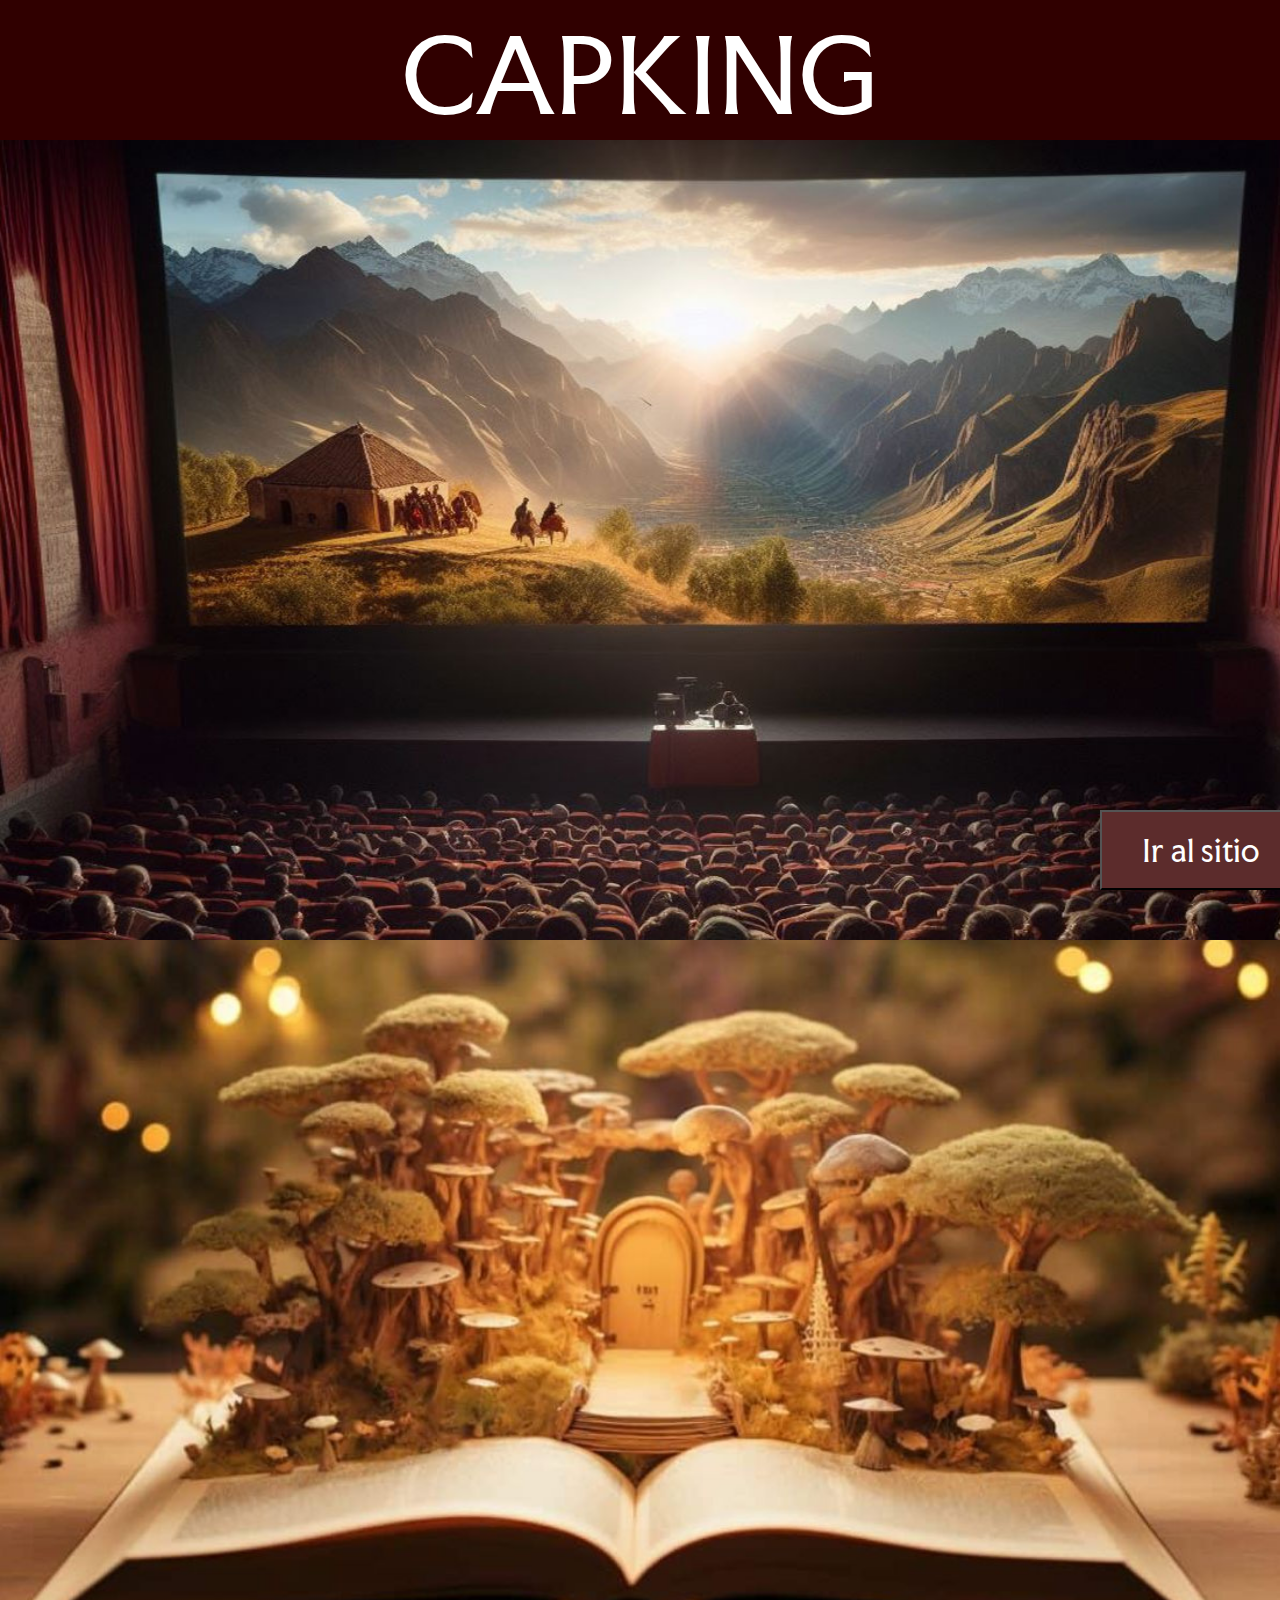
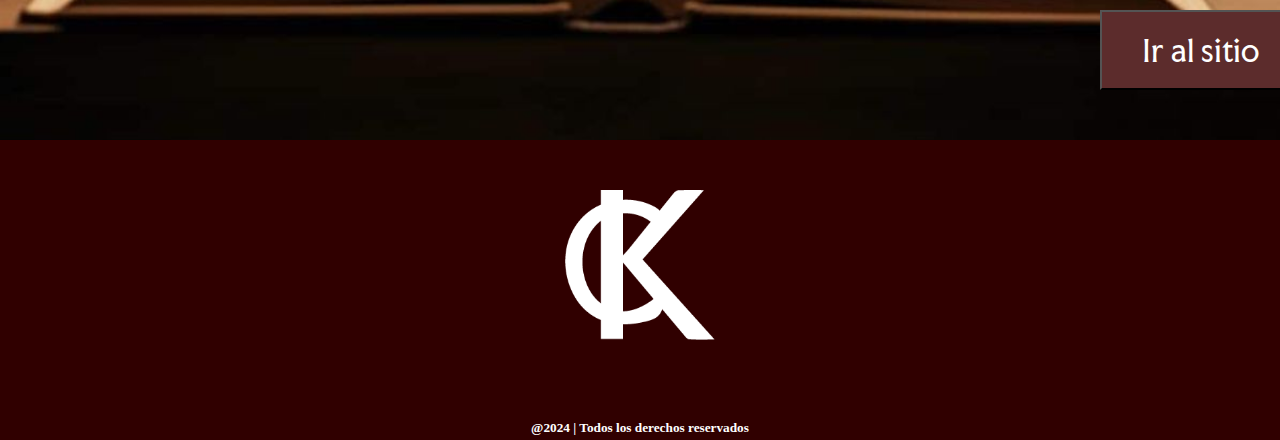
<file: index.html>
<!DOCTYPE html>
<html lang="es">
<head>
    <meta charset="UTF-8">
    <meta name="viewport" content="width=device-width, initial-scale=1.0">
    <title>CAPIMEGA</title>
    <link rel="stylesheet" type="text/css" href="estilosp.css">

    <link rel="preconnect" href="https://fonts.googleapis.com">
    <link rel="preconnect" href="https://fonts.gstatic.com" crossorigin>
    <link href="https://fonts.googleapis.com/css2?family=Faculty+Glyphic&display=swap" rel="stylesheet">

</head>
<body style="background-color: rgb(66, 36, 36); margin: 0;">
<center>
    <div style="width: 100%; height: 130px; background-color:rgb(48, 0, 0); position: fixed; top: 0; padding-top: 10px; z-index: 100;">
    <div><div class="faculty-glyphic-regular" style="color: white; font-size: 100px;">CAPKING</div></div>
    </div>

    <div style="margin-top: 140px; width: 100%; height: 800px;">
    <div class="imagen "></div>
    <div style="position: relative; top: -130px; padding-left: 1100px;"><a href="Cine.html"><button class="botonn">Ir al sitio</button></div></a>
    </div>
    <div style=" width: 100%; height: 800px;">
    <div class="imagen2"></div>
    <div style="position: relative; top: -130px; padding-left: 1100px;"><a href="PagRelatos.html"><button class="botonn">Ir al sitio</button></div></a>
    </div>
</div>
</center>
    
</body>
<footer style="background-color: rgb(48, 0, 0); height: 300px; z-index: 500;">
    <div style="margin-top: 90px; display: inline;">
        <center><a href="#"><img style="width: 150px; height: 150px; padding-top: 50px;" src="recursosp/CK.png"></a></center>
        <br><br><br>
        <center><h5 style="color: white;">@2024 | Todos los derechos reservados</h5></center>
    </div>
</footer>

</html>
</file>
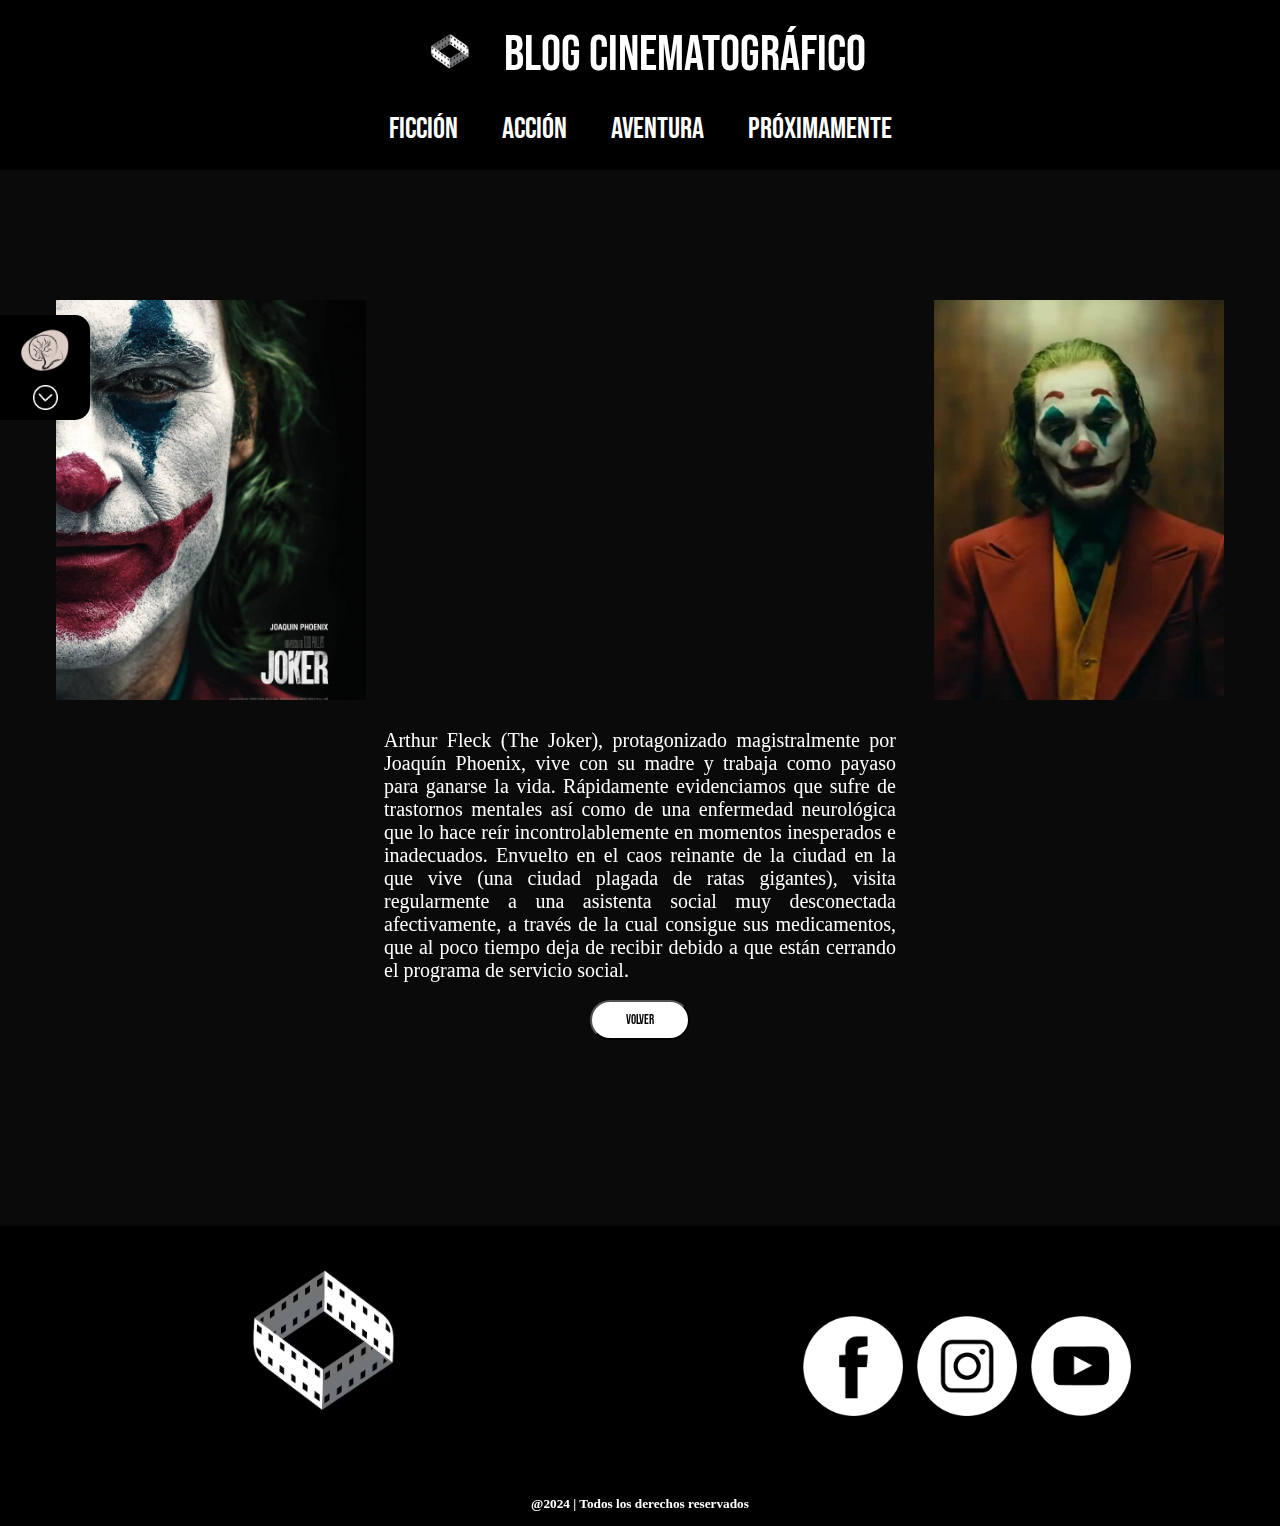
<file: index1.html>
<!DOCTYPE html>
<html lang="es">
<head>
    <meta charset="UTF-8">
    <meta name="viewport" content="width=device-width, initial-scale=1.0">
    <title>Joker</title>
    <link rel="stylesheet" type="text/css" href="estilos2.css">

    <link rel="preconnect" href="https://fonts.googleapis.com">
    <link rel="preconnect" href="https://fonts.gstatic.com" crossorigin>
    <link href="https://fonts.googleapis.com/css2?family=Bebas+Neue&display=swap" rel="stylesheet">

    <link rel="preconnect" href="https://fonts.googleapis.com">
    <link rel="preconnect" href="https://fonts.gstatic.com" crossorigin>
    <link href="https://fonts.googleapis.com/css2?family=Archivo+Narrow:ital,wght@0,400..700;1,400..700&family=Assistant:wght@200..800&family=Bebas+Neue&family=Chicle&family=Exo+2:ital,wght@0,100..900;1,100..900&family=Josefin+Sans:ital,wght@0,100..700;1,100..700&family=Source+Code+Pro:ital,wght@0,200..900;1,200..900&family=Unkempt:wght@400;700&display=swap" rel="stylesheet">

</head>
<body style="background-color: rgb(10, 10, 10); margin: 0%;">
        <center>
        
            <div style="width: 100%; height: 150px; background-color:rgb(0, 0, 0); position: fixed; top: 0; padding-top: 20px; z-index: 100;">
                <a href="Cine.html"><img style="width: 40px; padding-left: 15px;" src="recursos/logo cine.png" alt="" class="menu inline"></a>
                <div class="titulo textos bebas-neue-regular inline" style="padding-top: 5px;">Blog Cinematográfico</div>
                <p></p>
                <div class="menu bebas-neue-regular"><a style="text-decoration: none;" href="Cine.html #ficcion" class="menu">Ficción</a></div>
                <div class="menu bebas-neue-regular"><a style="text-decoration: none;" href="Cine.html #accion" class="menu">Acción</a></div>
                <div class="menu bebas-neue-regular"><a style="text-decoration: none;" href="Cine.html #aventura" class="menu">Aventura</a></div>
                <div class="menu bebas-neue-regular"><a style="text-decoration: none;" href="Cine.html #proximo" class="menu">Próximamente</a></div>
            </div>
        </center>
<center>
        <div class="botonconek"><a href="PagRelatos.html"><img src="lp/Logorelatos.png"  style="width: 50px;"></a> <img src="lp/flecha.png" style="width: 25px; display: block; rotate: 180deg;" onclick="mostrarcate()">
            <div style="display: none; width: 40%;" class="inline" id="contenido2"><div class="bebas-neue-regular"><a href="Landing28.html" style="text-decoration: none;"><p class="letra">28</p></a><a href="Landingcantuña.html" style="text-decoration: none;"><p class="letra">Ca</p></a><a href="Landingdama.html" style="text-decoration: none;"><p class="letra">Da</p></a></div></div>
        </div>
    </center>
<div style="padding-top: 300px;" >
    <center>
    <div class="imagen inline" style="padding-left: 20px;"></div>
    <iframe width="560" height="400" src="https://www.youtube.com/embed/t433PEQGErc?si=HhQV5RA4FBJcYjx5" title="YouTube video player" frameborder="0" allow="accelerometer; autoplay; clipboard-write; encrypted-media; gyroscope; picture-in-picture; web-share" referrerpolicy="strict-origin-when-cross-origin" allowfullscreen></iframe>
    <a href="#1"><div class="imagensecu inline" style="background-position: center; background-position-x: -150px; background-repeat: no-repeat;"></div></a>
<article class="lightbox" id="1">
    <div class="imagensecu inline" style="background-position: center; background-repeat: no-repeat; width: 50%; height: 50%;"></div>
    <a href="#"><input type="button" class="cerrar" value="X"></a>
    </article>
    </center>
</div>
<center>
<div>
    <div class="unkempt-regular parrafo" style="color: white;">Arthur Fleck (The Joker), protagonizado magistralmente por Joaquín Phoenix, vive con su madre y trabaja como payaso para ganarse la vida. Rápidamente evidenciamos que sufre de trastornos mentales así como de una enfermedad neurológica que lo hace reír incontrolablemente en momentos inesperados e inadecuados. Envuelto en el caos reinante de la ciudad en la que vive (una ciudad plagada de ratas gigantes), visita regularmente a una asistenta social muy desconectada afectivamente, a través de la cual consigue sus medicamentos, que al poco tiempo deja de recibir debido a que están cerrando el programa de servicio social.</div>
</div>
<br>
<a href="Cine.html"><button class="boton bebas-neue-regular" >Volver</button></a>
<br><br><br>

</center>
    <div style="height: 150px;"></div>
</body>
<script src="anaid.js"></script>
<center>
<footer style="background-color: black; height: 300px;">
    <div style="margin-top: 90px; display: inline;">
        <a href="#"><img style="width: 150px; height: 150px; padding-left: 100px;" src="recursos/logo cine.png"></a>
        <div style="display: inline; padding-left: 400px;">
            <a href="https://www.facebook.com/fanaticosdelcine/" target="_blank"><div style="display: inline-block; margin-top: 90px;"><img style="width: 100px; height: 100px;" src="lp/facebookk.png"></div></a>
            <a href="https://www.instagram.com/cinefilosoficial/" target="_blank"><div style="display: inline-block;"><img style="width: 100px; height: 100px; padding-left: 10px;" src="lp/instaa.png"></div></a>
            <a href="https://www.youtube.com/@Fanaticosdelcine/videos" target="_blank"><div style="display: inline-block;"><img style="width: 100px; height: 100px; padding-left: 10px;" src="lp/yutubb.png"></div></a>
        </div>
        <br><br><br><br>
        <center><h5 style="color: white;">@2024 | Todos los derechos reservados</h5></center>
    </div>
</footer>
</center>

</html>
</file>
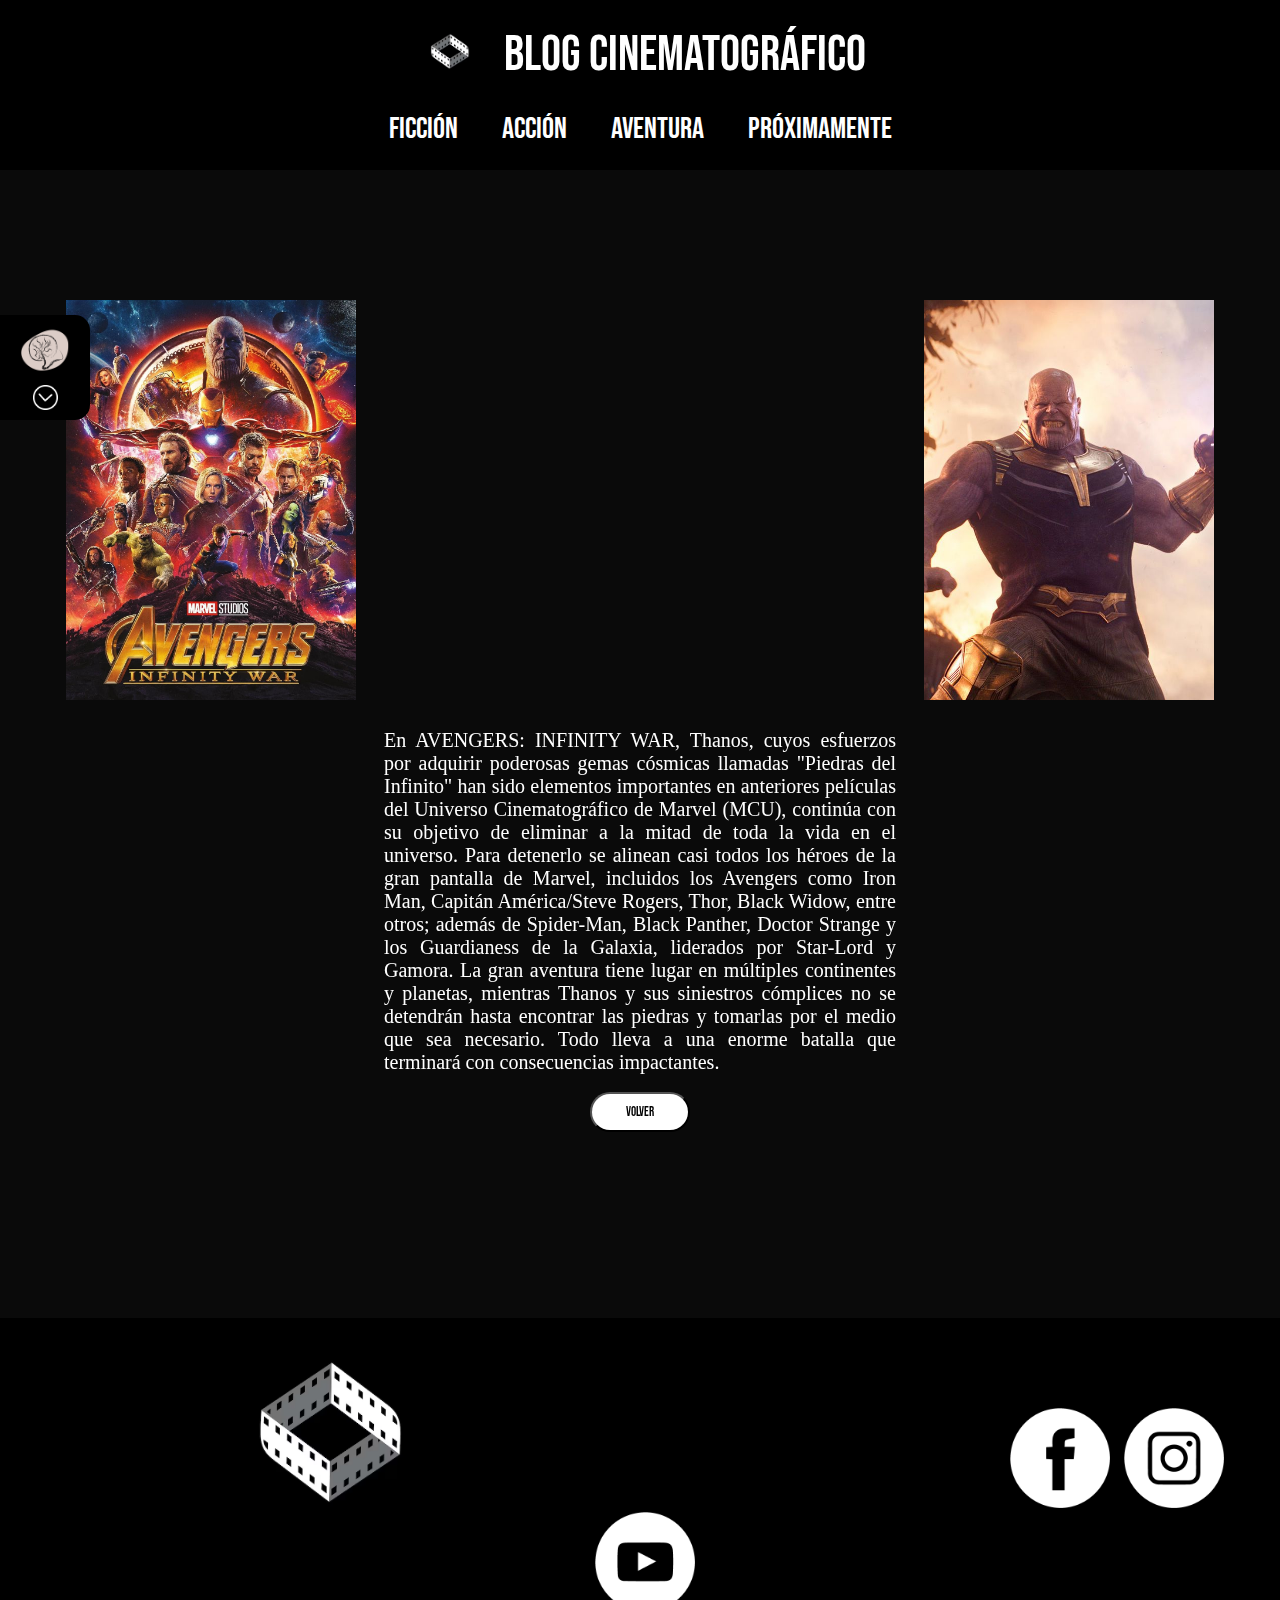
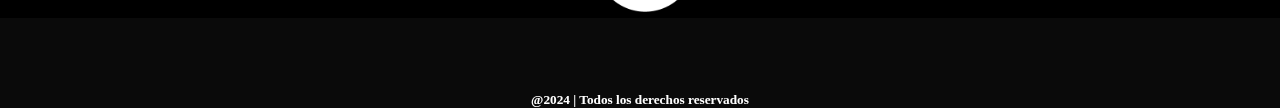
<file: index2.html>
<!DOCTYPE html>
<html lang="es">
<head>
    <meta charset="UTF-8">
    <meta name="viewport" content="width=device-width, initial-scale=1.0">
    <title>Avengers: Infinity War</title>
    <link rel="stylesheet" type="text/css" href="estilos2.css">

    <link rel="preconnect" href="https://fonts.googleapis.com">
    <link rel="preconnect" href="https://fonts.gstatic.com" crossorigin>
    <link href="https://fonts.googleapis.com/css2?family=Bebas+Neue&display=swap" rel="stylesheet">

    <link rel="preconnect" href="https://fonts.googleapis.com">
    <link rel="preconnect" href="https://fonts.gstatic.com" crossorigin>
    <link href="https://fonts.googleapis.com/css2?family=Archivo+Narrow:ital,wght@0,400..700;1,400..700&family=Assistant:wght@200..800&family=Bebas+Neue&family=Chicle&family=Exo+2:ital,wght@0,100..900;1,100..900&family=Josefin+Sans:ital,wght@0,100..700;1,100..700&family=Source+Code+Pro:ital,wght@0,200..900;1,200..900&family=Unkempt:wght@400;700&display=swap" rel="stylesheet">

</head>
<body style="background-color: rgb(10, 10, 10); margin: 0%;">
    <center>
        
        <div style="width: 100%; height: 150px; background-color:rgb(0, 0, 0); position: fixed; top: 0; padding-top: 20px; z-index: 100;">
            <a href="Cine.html"><img style="width: 40px; padding-left: 15px;" src="recursos/logo cine.png" alt="" class="menu inline"></a>
            <div class="titulo textos bebas-neue-regular inline" style="padding-top: 5px;">Blog Cinematográfico</div>
            <p></p>
            <div class="menu bebas-neue-regular"><a style="text-decoration: none;" href="Cine.html #ficcion" class="menu">Ficción</a></div>
            <div class="menu bebas-neue-regular"><a style="text-decoration: none;" href="Cine.html #accion" class="menu">Acción</a></div>
            <div class="menu bebas-neue-regular"><a style="text-decoration: none;" href="Cine.html #aventura" class="menu">Aventura</a></div>
            <div class="menu bebas-neue-regular"><a style="text-decoration: none;" href="Cine.html #proximo" class="menu">Próximamente</a></div>
        </div>
    </center>

    <center>
        <div class="botonconek"><a href="PagRelatos.html"><img src="lp/Logorelatos.png"  style="width: 50px;"></a> <img src="lp/flecha.png" style="width: 25px; display: block; rotate: 180deg;" onclick="mostrarcate()">
            <div style="display: none; width: 40%;" class="inline" id="contenido2"><div class="bebas-neue-regular"><a href="Landing28.html" style="text-decoration: none;"><p class="letra">28</p></a><a href="Landingcantuña.html" style="text-decoration: none;"><p class="letra">Ca</p></a><a href="Landingdama.html" style="text-decoration: none;"><p class="letra">Da</p></a></div></div>
        </div>
    </center>

<div style="padding-top: 300px;" >
<center>
<div class="imagen1 inline"></div>
<iframe width="560" height="400" src="https://www.youtube.com/embed/6ZfuNTqbHE8?si=8Yyyq8_C5dW0H8-5" title="YouTube video player" frameborder="0" allow="accelerometer; autoplay; clipboard-write; encrypted-media; gyroscope; picture-in-picture; web-share" referrerpolicy="strict-origin-when-cross-origin" allowfullscreen></iframe>
<a href="#1"><div class="imagen1secu inline" style="background-position: center; background-position-x: -150px; background-repeat: no-repeat;"></div></a>
<article class="lightbox" id="1">
    <div class="imagen1secu inline" style="background-position: center; background-position-x: -150px; background-repeat: no-repeat;  width: 50%; height: 50%;"></div>
    <a href="#"><input type="button" class="cerrar" value="X"></a>
    </article>
</center>
</div>
<center>
<div>
<div class="unkempt-regular parrafo" style="color: white;">En AVENGERS: INFINITY WAR, Thanos, cuyos esfuerzos por adquirir poderosas gemas cósmicas llamadas "Piedras del Infinito" han sido elementos importantes en anteriores películas del Universo Cinematográfico de Marvel (MCU), continúa con su objetivo de eliminar a la mitad de toda la vida en el universo. Para detenerlo se alinean casi todos los héroes de la gran pantalla de Marvel, incluidos los Avengers como Iron Man, Capitán América/Steve Rogers, Thor, Black Widow, entre otros; además de Spider-Man, Black Panther, Doctor Strange y los Guardianess de la Galaxia, liderados por Star-Lord y Gamora. La gran aventura tiene lugar en múltiples continentes y planetas, mientras Thanos y sus siniestros cómplices no se detendrán hasta encontrar las piedras y tomarlas por el medio que sea necesario. Todo lleva a una enorme batalla que terminará con consecuencias impactantes.</div>
</div>
<br>
<a href="Cine.html"><button class="boton bebas-neue-regular">Volver</button></a>
<br><br><br>
</center>
<div style="height: 150px;"></div>
</body>
<script src="anaid.js"></script>
<center>
<footer style="background-color: black; height: 300px;">
    <div style="margin-top: 90px; display: inline;">
        <a href="#"><img style="width: 150px; height: 150px; padding-left: 200px;" src="recursos/logo cine.png"></a>
        <div style="display: inline; padding-left: 600px;">
            <a href="https://www.facebook.com/fanaticosdelcine/" target="_blank"><div style="display: inline-block; margin-top: 90px;"><img style="width: 100px; height: 100px;" src="recursos/facebookk.png"></div></a>
            <a href="https://www.instagram.com/cinefilosoficial/" target="_blank"><div style="display: inline-block;"><img style="width: 100px; height: 100px; padding-left: 10px;" src="recursos/instaa.png"></div></a>
            <a href="https://www.youtube.com/@Fanaticosdelcine/videos" target="_blank"><div style="display: inline-block;"><img style="width: 100px; height: 100px; padding-left: 10px;" src="recursos/yutubb.png"></div></a>
        </div>
            <br><br><br><br>
        <center><h5 style="color: white;">@2024 | Todos los derechos reservados</h5></center>
    </div>
</footer>
</center>
</html>
</file>
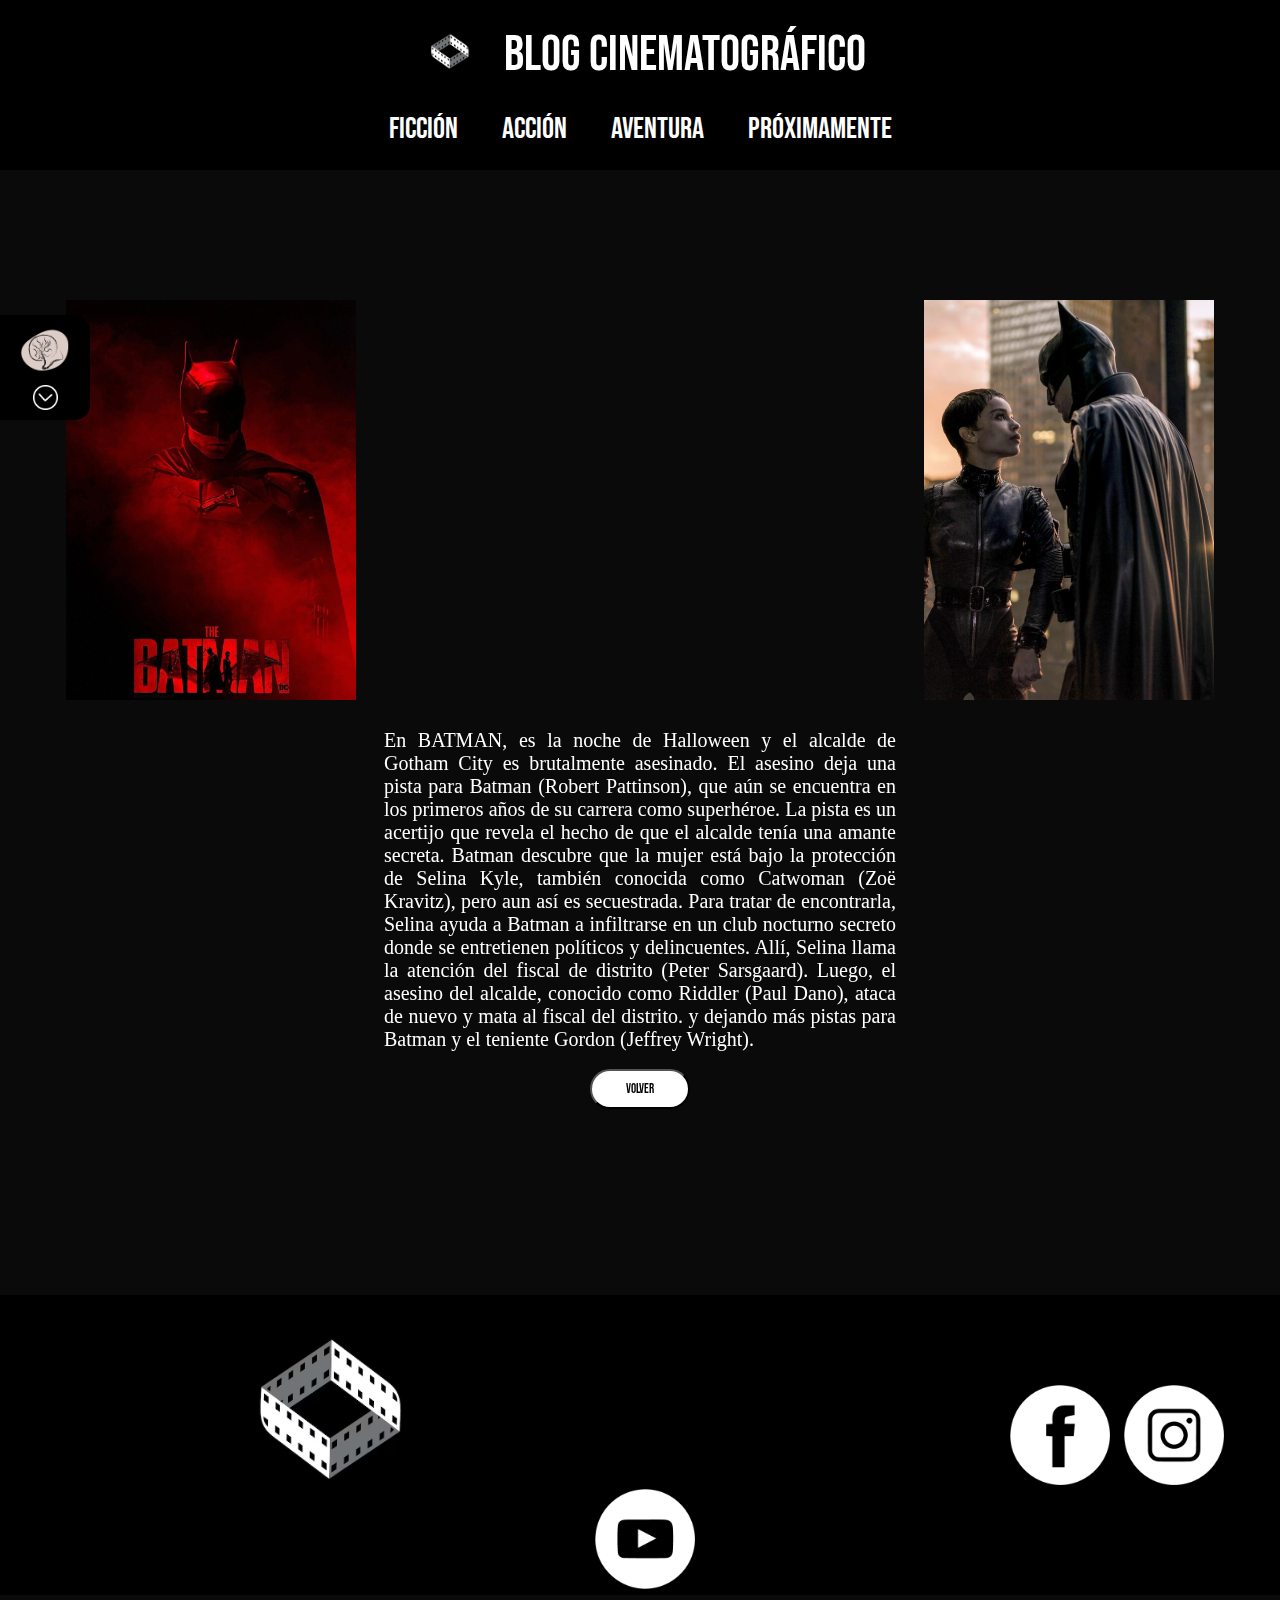
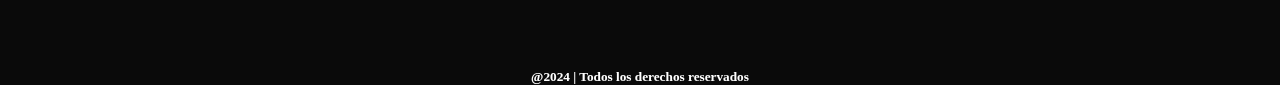
<file: index3.html>
<!DOCTYPE html>
<html lang="es">
<head>
    <meta charset="UTF-8">
    <meta name="viewport" content="width=device-width, initial-scale=1.0">
    <title>The Batman</title>
    <link rel="stylesheet" type="text/css" href="estilos2.css">

    <link rel="preconnect" href="https://fonts.googleapis.com">
    <link rel="preconnect" href="https://fonts.gstatic.com" crossorigin>
    <link href="https://fonts.googleapis.com/css2?family=Bebas+Neue&display=swap" rel="stylesheet">

    <link rel="preconnect" href="https://fonts.googleapis.com">
    <link rel="preconnect" href="https://fonts.gstatic.com" crossorigin>
    <link href="https://fonts.googleapis.com/css2?family=Archivo+Narrow:ital,wght@0,400..700;1,400..700&family=Assistant:wght@200..800&family=Bebas+Neue&family=Chicle&family=Exo+2:ital,wght@0,100..900;1,100..900&family=Josefin+Sans:ital,wght@0,100..700;1,100..700&family=Source+Code+Pro:ital,wght@0,200..900;1,200..900&family=Unkempt:wght@400;700&display=swap" rel="stylesheet">

</head>
<body style="background-color: rgb(10, 10, 10); margin: 0%;">
    
    <center>
        
        <div style="width: 100%; height: 150px; background-color:rgb(0, 0, 0); position: fixed; top: 0; padding-top: 20px; z-index: 100;">
            <a href="Cine.html"><img style="width: 40px; padding-left: 15px;" src="recursos/logo cine.png" alt="" class="menu inline"></a>
            <div class="titulo textos bebas-neue-regular inline" style="padding-top: 5px;">Blog Cinematográfico</div>
            <p></p>
            <div class="menu bebas-neue-regular"><a style="text-decoration: none;" href="Cine.html #ficcion" class="menu">Ficción</a></div>
            <div class="menu bebas-neue-regular"><a style="text-decoration: none;" href="Cine.html #accion" class="menu">Acción</a></div>
            <div class="menu bebas-neue-regular"><a style="text-decoration: none;" href="Cine.html #aventura" class="menu">Aventura</a></div>
            <div class="menu bebas-neue-regular"><a style="text-decoration: none;" href="Cine.html #proximo" class="menu">Próximamente</a></div>
        </div>
    </center>

    <center>
        <div class="botonconek"><a href="PagRelatos.html"><img src="lp/Logorelatos.png"  style="width: 50px;"></a> <img src="lp/flecha.png" style="width: 25px; display: block; rotate: 180deg;" onclick="mostrarcate()">
            <div style="display: none; width: 40%;" class="inline" id="contenido2"><div class="bebas-neue-regular"><a href="Landing28.html" style="text-decoration: none;"><p class="letra">28</p></a><a href="Landingcantuña.html" style="text-decoration: none;"><p class="letra">Ca</p></a><a href="Landingdama.html" style="text-decoration: none;"><p class="letra">Da</p></a></div></div>
        </div>
    </center>

<div style="padding-top: 300px;" >
<center>
<div class="imagen2 inline"></div>
<iframe width="560" height="400" src="https://www.youtube.com/embed/fWQrd6cwJ0A?si=lyNeI-v6pjCEnkm0" title="YouTube video player" frameborder="0" allow="accelerometer; autoplay; clipboard-write; encrypted-media; gyroscope; picture-in-picture; web-share" referrerpolicy="strict-origin-when-cross-origin" allowfullscreen></iframe>
<a href="#1"><div class="imagen2secu inline" style="background-position: center; background-position-x: -150px; background-repeat: no-repeat;"></div></a>
<article class="lightbox" id="1">
    <div class="imagen2secu inline" style="background-position: center; background-position-x: -140px; background-repeat: no-repeat; width: 50%; height: 65%;"></div>
    <a href="#"><input type="button" class="cerrar" value="X"></a>
    </article>

</center>
</div>
<center>
<div>
<div class="unkempt-regular parrafo" style="color: white;">En BATMAN, es la noche de Halloween y el alcalde de Gotham City es brutalmente asesinado. El asesino deja una pista para Batman (Robert Pattinson), que aún se encuentra en los primeros años de su carrera como superhéroe. La pista es un acertijo que revela el hecho de que el alcalde tenía una amante secreta. Batman descubre que la mujer está bajo la protección de Selina Kyle, también conocida como Catwoman (Zoë Kravitz), pero aun así es secuestrada. Para tratar de encontrarla, Selina ayuda a Batman a infiltrarse en un club nocturno secreto donde se entretienen políticos y delincuentes. Allí, Selina llama la atención del fiscal de distrito (Peter Sarsgaard). Luego, el asesino del alcalde, conocido como Riddler (Paul Dano), ataca de nuevo y mata al fiscal del distrito. y dejando más pistas para Batman y el teniente Gordon (Jeffrey Wright).</div>
</div>
<br>
<a href="Cine.html"><button class="boton bebas-neue-regular">Volver</button></a>
<br><br><br>
</center>
<div style="height: 150px;"></div>
</body>
<script src="anaid.js"></script>
<center>
<footer style="background-color: black; height: 300px;">
    <div style="margin-top: 90px; display: inline;">
        <a href="#"><img style="width: 150px; height: 150px; padding-left: 200px;" src="recursos/logo cine.png"></a>
        <div style="display: inline; padding-left: 600px;">
            <a href="https://www.facebook.com/fanaticosdelcine/" target="_blank"><div style="display: inline-block; margin-top: 90px;"><img style="width: 100px; height: 100px;" src="recursos/facebookk.png"></div></a>
            <a href="https://www.instagram.com/cinefilosoficial/" target="_blank"><div style="display: inline-block;"><img style="width: 100px; height: 100px; padding-left: 10px;" src="recursos/instaa.png"></div></a>
            <a href="https://www.youtube.com/@Fanaticosdelcine/videos" target="_blank"><div style="display: inline-block;"><img style="width: 100px; height: 100px; padding-left: 10px;" src="recursos/yutubb.png"></div></a>
        </div>
            <br><br><br><br>
        <center><h5 style="color: white;">@2024 | Todos los derechos reservados</h5></center>
    </div>
</footer>
</center>
</html>
</file>
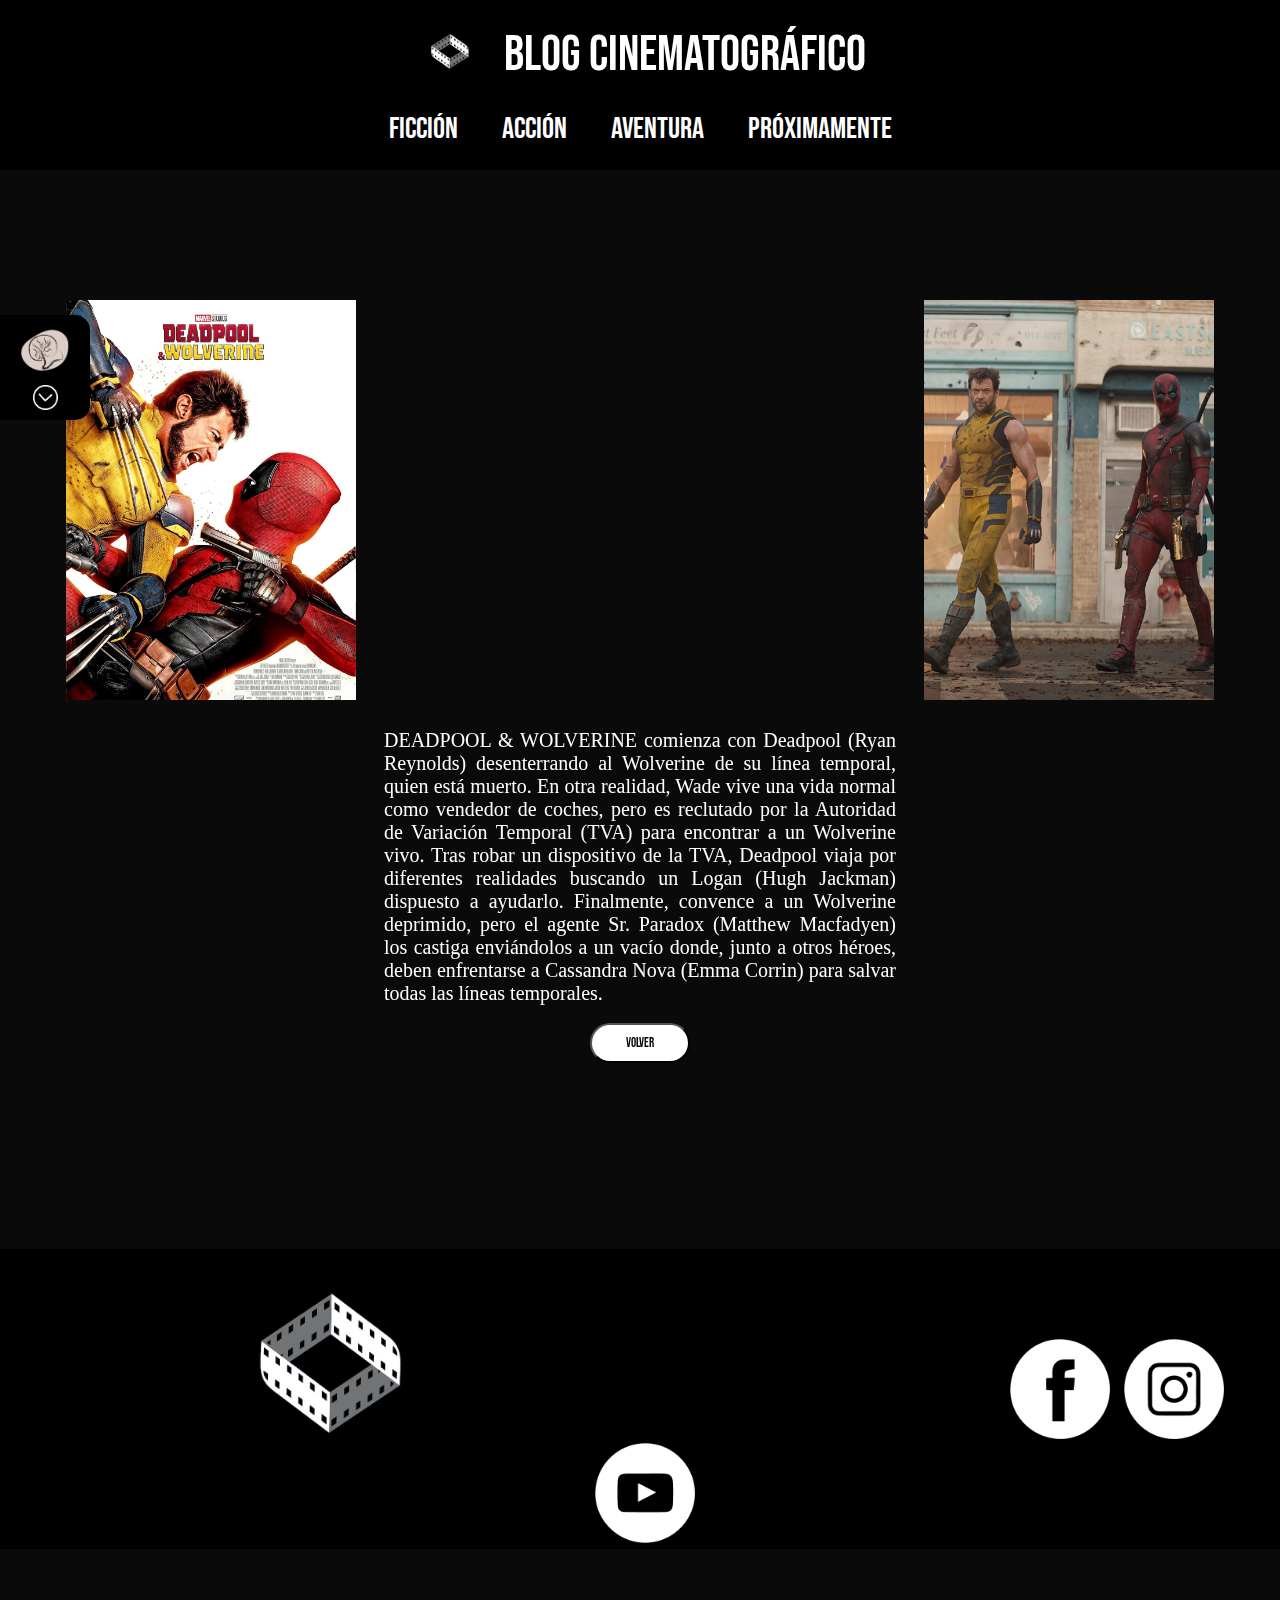
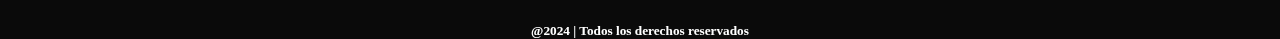
<file: index4.html>
<!DOCTYPE html>
<html lang="es">
<head>
    <meta charset="UTF-8">
    <meta name="viewport" content="width=device-width, initial-scale=1.0">
    <title>DEADPOOL & WOLVERINE</title>
    <link rel="stylesheet" type="text/css" href="estilos2.css">

    <link rel="preconnect" href="https://fonts.googleapis.com">
    <link rel="preconnect" href="https://fonts.gstatic.com" crossorigin>
    <link href="https://fonts.googleapis.com/css2?family=Bebas+Neue&display=swap" rel="stylesheet">

    <link rel="preconnect" href="https://fonts.googleapis.com">
    <link rel="preconnect" href="https://fonts.gstatic.com" crossorigin>
    <link href="https://fonts.googleapis.com/css2?family=Archivo+Narrow:ital,wght@0,400..700;1,400..700&family=Assistant:wght@200..800&family=Bebas+Neue&family=Chicle&family=Exo+2:ital,wght@0,100..900;1,100..900&family=Josefin+Sans:ital,wght@0,100..700;1,100..700&family=Source+Code+Pro:ital,wght@0,200..900;1,200..900&family=Unkempt:wght@400;700&display=swap" rel="stylesheet">

</head>
<body style="background-color: rgb(10, 10, 10); margin: 0%;">

     <center>
        
        <div style="width: 100%; height: 150px; background-color:rgb(0, 0, 0); position: fixed; top: 0; padding-top: 20px; z-index: 100;">
            <a href="Cine.html"><img style="width: 40px; padding-left: 15px;" src="recursos/logo cine.png" alt="" class="menu inline"></a>
            <div class="titulo textos bebas-neue-regular inline" style="padding-top: 5px;">Blog Cinematográfico</div>
            <p></p>
            <div class="menu bebas-neue-regular"><a style="text-decoration: none;" href="Cine.html #ficcion" class="menu">Ficción</a></div>
            <div class="menu bebas-neue-regular"><a style="text-decoration: none;" href="Cine.html #accion" class="menu">Acción</a></div>
            <div class="menu bebas-neue-regular"><a style="text-decoration: none;" href="Cine.html #aventura" class="menu">Aventura</a></div>
            <div class="menu bebas-neue-regular"><a style="text-decoration: none;" href="Cine.html #proximo" class="menu">Próximamente</a></div>
        </div>
    </center>

    <center>
        <div class="botonconek"><a href="PagRelatos.html"><img src="lp/Logorelatos.png"  style="width: 50px;"></a> <img src="lp/flecha.png" style="width: 25px; display: block; rotate: 180deg;" onclick="mostrarcate()">
            <div style="display: none; width: 40%;" class="inline" id="contenido2"><div class="bebas-neue-regular"><a href="Landing28.html" style="text-decoration: none;"><p class="letra">28</p></a><a href="Landingcantuña.html" style="text-decoration: none;"><p class="letra">Ca</p></a><a href="Landingdama.html" style="text-decoration: none;"><p class="letra">Da</p></a></div></div>
        </div>
    </center>

<div style="padding-top: 300px;" >
<center>
<div class="imagen3 inline"></div>
<iframe width="560" height="400" src="https://www.youtube.com/embed/UzFZR2dRsSY?si=qfCXf-3WuKpPBG5j" title="YouTube video player" frameborder="0" allow="accelerometer; autoplay; clipboard-write; encrypted-media; gyroscope; picture-in-picture; web-share" referrerpolicy="strict-origin-when-cross-origin" allowfullscreen></iframe>
<a href="#1"><div class="imagen3secu inline" style="background-position: center; background-position-x: -250px; background-repeat: no-repeat;"></div></a>
<article class="lightbox" id="1">
    <div class="imagen3secu inline" style="background-position: center; background-position-x: -250px; background-repeat: no-repeat; width: 50%; height: 50%;"></div>
    <a href="#"><input type="button" class="cerrar" value="X"></a>
    </article>

</center>
</div>
<center>
<div>
<div class="unkempt-regular parrafo" style="color: white;">DEADPOOL & WOLVERINE comienza con Deadpool (Ryan Reynolds) desenterrando al Wolverine de su línea temporal, quien está muerto. En otra realidad, Wade vive una vida normal como vendedor de coches, pero es reclutado por la Autoridad de Variación Temporal (TVA) para encontrar a un Wolverine vivo. Tras robar un dispositivo de la TVA, Deadpool viaja por diferentes realidades buscando un Logan (Hugh Jackman) dispuesto a ayudarlo. Finalmente, convence a un Wolverine deprimido, pero el agente Sr. Paradox (Matthew Macfadyen) los castiga enviándolos a un vacío donde, junto a otros héroes, deben enfrentarse a Cassandra Nova (Emma Corrin) para salvar todas las líneas temporales.</div>
</div>
<br>
<a href="Cine.html"><button class="boton bebas-neue-regular">Volver</button></a>
<br><br><br>
</center>
<div style="height: 150px;"></div>
</body>
<script src="anaid.js"></script>
<center>
<footer style="background-color: black; height: 300px;">
    <div style="margin-top: 90px; display: inline;">
        <a href="#"><img style="width: 150px; height: 150px; padding-left: 200px;" src="recursos/logo cine.png"></a>
        <div style="display: inline; padding-left: 600px;">
            <a href="https://www.facebook.com/fanaticosdelcine/" target="_blank"><div style="display: inline-block; margin-top: 90px;"><img style="width: 100px; height: 100px;" src="recursos/facebookk.png"></div></a>
            <a href="https://www.instagram.com/cinefilosoficial/" target="_blank"><div style="display: inline-block;"><img style="width: 100px; height: 100px; padding-left: 10px;" src="recursos/instaa.png"></div></a>
            <a href="https://www.youtube.com/@Fanaticosdelcine/videos" target="_blank"><div style="display: inline-block;"><img style="width: 100px; height: 100px; padding-left: 10px;" src="recursos/yutubb.png"></div></a>
        </div>
            <br><br><br><br>
        <center><h5 style="color: white;">@2024 | Todos los derechos reservados</h5></center>
    </div>
</footer>
</center>
</html>
</file>
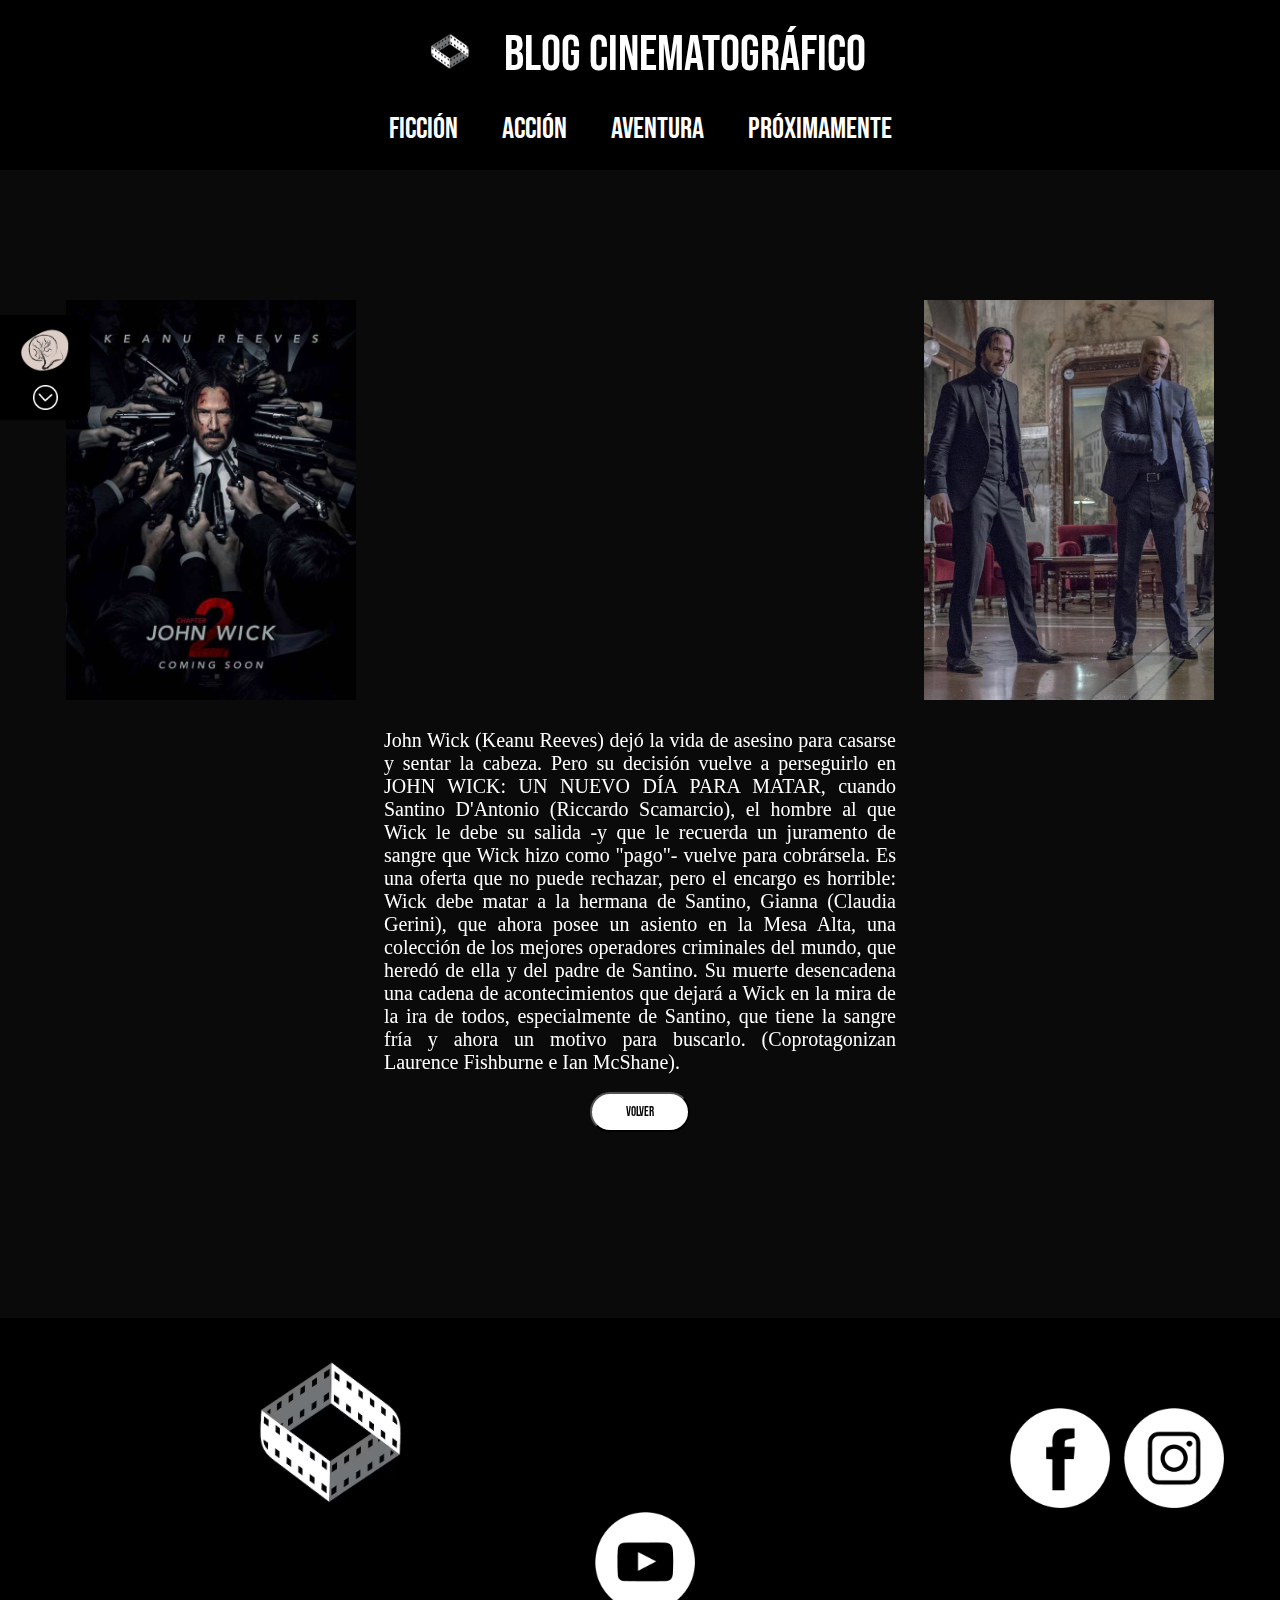
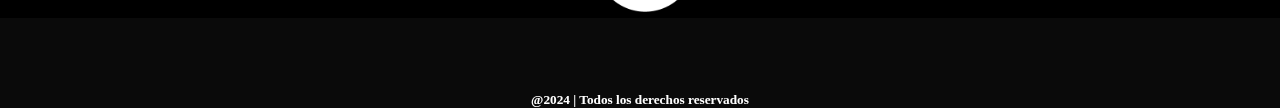
<file: index5.html>
<!DOCTYPE html>
<html lang="es">
<head>
    <meta charset="UTF-8">
    <meta name="viewport" content="width=device-width, initial-scale=1.0">
    <title>John Wick: Chapter 2</title>
    <link rel="stylesheet" type="text/css" href="estilos2.css">

    <link rel="preconnect" href="https://fonts.googleapis.com">
    <link rel="preconnect" href="https://fonts.gstatic.com" crossorigin>
    <link href="https://fonts.googleapis.com/css2?family=Bebas+Neue&display=swap" rel="stylesheet">

    <link rel="preconnect" href="https://fonts.googleapis.com">
    <link rel="preconnect" href="https://fonts.gstatic.com" crossorigin>
    <link href="https://fonts.googleapis.com/css2?family=Archivo+Narrow:ital,wght@0,400..700;1,400..700&family=Assistant:wght@200..800&family=Bebas+Neue&family=Chicle&family=Exo+2:ital,wght@0,100..900;1,100..900&family=Josefin+Sans:ital,wght@0,100..700;1,100..700&family=Source+Code+Pro:ital,wght@0,200..900;1,200..900&family=Unkempt:wght@400;700&display=swap" rel="stylesheet">

</head>
<body style="background-color: rgb(10, 10, 10); margin: 0%;">

    <center>
        
        <div style="width: 100%; height: 150px; background-color:rgb(0, 0, 0); position: fixed; top: 0; padding-top: 20px; z-index: 100;">
            <a href="Cine.html"><img style="width: 40px; padding-left: 15px;" src="recursos/logo cine.png" alt="" class="menu inline"></a>
            <div class="titulo textos bebas-neue-regular inline" style="padding-top: 5px;">Blog Cinematográfico</div>
            <p></p>
            <div class="menu bebas-neue-regular"><a style="text-decoration: none;" href="Cine.html #ficcion" class="menu">Ficción</a></div>
            <div class="menu bebas-neue-regular"><a style="text-decoration: none;" href="Cine.html #accion" class="menu">Acción</a></div>
            <div class="menu bebas-neue-regular"><a style="text-decoration: none;" href="Cine.html #aventura" class="menu">Aventura</a></div>
            <div class="menu bebas-neue-regular"><a style="text-decoration: none;" href="Cine.html #proximo" class="menu">Próximamente</a></div>
        </div>
    </center>

    <center>
        <div class="botonconek"><a href="PagRelatos.html"><img src="lp/Logorelatos.png"  style="width: 50px;"></a> <img src="lp/flecha.png" style="width: 25px; display: block; rotate: 180deg;" onclick="mostrarcate()">
            <div style="display: none; width: 40%;" class="inline" id="contenido2"><div class="bebas-neue-regular"><a href="Landing28.html" style="text-decoration: none;"><p class="letra">28</p></a><a href="Landingcantuña.html" style="text-decoration: none;"><p class="letra">Ca</p></a><a href="Landingdama.html" style="text-decoration: none;"><p class="letra">Da</p></a></div></div>
        </div>
    </center>

<div style="padding-top: 300px;" >
<center>
<div class="imagen4 inline"></div>
<iframe width="560" height="400" src="https://www.youtube.com/embed/gr-KEvuW6So?si=EQbg2c4RcuKBFXBy" title="YouTube video player" frameborder="0" allow="accelerometer; autoplay; clipboard-write; encrypted-media; gyroscope; picture-in-picture; web-share" referrerpolicy="strict-origin-when-cross-origin" allowfullscreen></iframe>
<a href="#1"><div class="imagen4secu inline" style="background-position: center; background-position-x: -140px; background-repeat: no-repeat;"></div></a>
<article class="lightbox" id="1">
    <div class="imagen4secu inline" style="background-position: center; background-position-x: -140px; background-repeat: no-repeat; width: 50%; height: 60%;"></div>
    <a href="#"><input type="button" class="cerrar" value="X"></a>
    </article>

</center>
</div>
<center>
<div>
<div class="unkempt-regular parrafo" style="color: white;">John Wick (Keanu Reeves) dejó la vida de asesino para casarse y sentar la cabeza. Pero su decisión vuelve a perseguirlo en JOHN WICK: UN NUEVO DÍA PARA MATAR, cuando Santino D'Antonio (Riccardo Scamarcio), el hombre al que Wick le debe su salida -y que le recuerda un juramento de sangre que Wick hizo como "pago"- vuelve para cobrársela. Es una oferta que no puede rechazar, pero el encargo es horrible: Wick debe matar a la hermana de Santino, Gianna (Claudia Gerini), que ahora posee un asiento en la Mesa Alta, una colección de los mejores operadores criminales del mundo, que heredó de ella y del padre de Santino. Su muerte desencadena una cadena de acontecimientos que dejará a Wick en la mira de la ira de todos, especialmente de Santino, que tiene la sangre fría y ahora un motivo para buscarlo. (Coprotagonizan Laurence Fishburne e Ian McShane).</div>
</div>
<br>
<a href="Cine.html"><button class="boton bebas-neue-regular">Volver</button></a>
<br><br><br>
</center>
<div style="height: 150px;"></div>
</body>
<script src="anaid.js"></script>
<center>
<footer style="background-color: black; height: 300px;">
    <div style="margin-top: 90px; display: inline;">
        <a href="#"><img style="width: 150px; height: 150px; padding-left: 200px;" src="recursos/logo cine.png"></a>
        <div style="display: inline; padding-left: 600px;">
            <a href="https://www.facebook.com/fanaticosdelcine/" target="_blank"><div style="display: inline-block; margin-top: 90px;"><img style="width: 100px; height: 100px;" src="recursos/facebookk.png"></div></a>
            <a href="https://www.instagram.com/cinefilosoficial/" target="_blank"><div style="display: inline-block;"><img style="width: 100px; height: 100px; padding-left: 10px;" src="recursos/instaa.png"></div></a>
            <a href="https://www.youtube.com/@Fanaticosdelcine/videos" target="_blank"><div style="display: inline-block;"><img style="width: 100px; height: 100px; padding-left: 10px;" src="recursos/yutubb.png"></div></a>
        </div>
            <br><br><br><br>
        <center><h5 style="color: white;">@2024 | Todos los derechos reservados</h5></center>
    </div>
</footer>
</center>
</html>
</file>
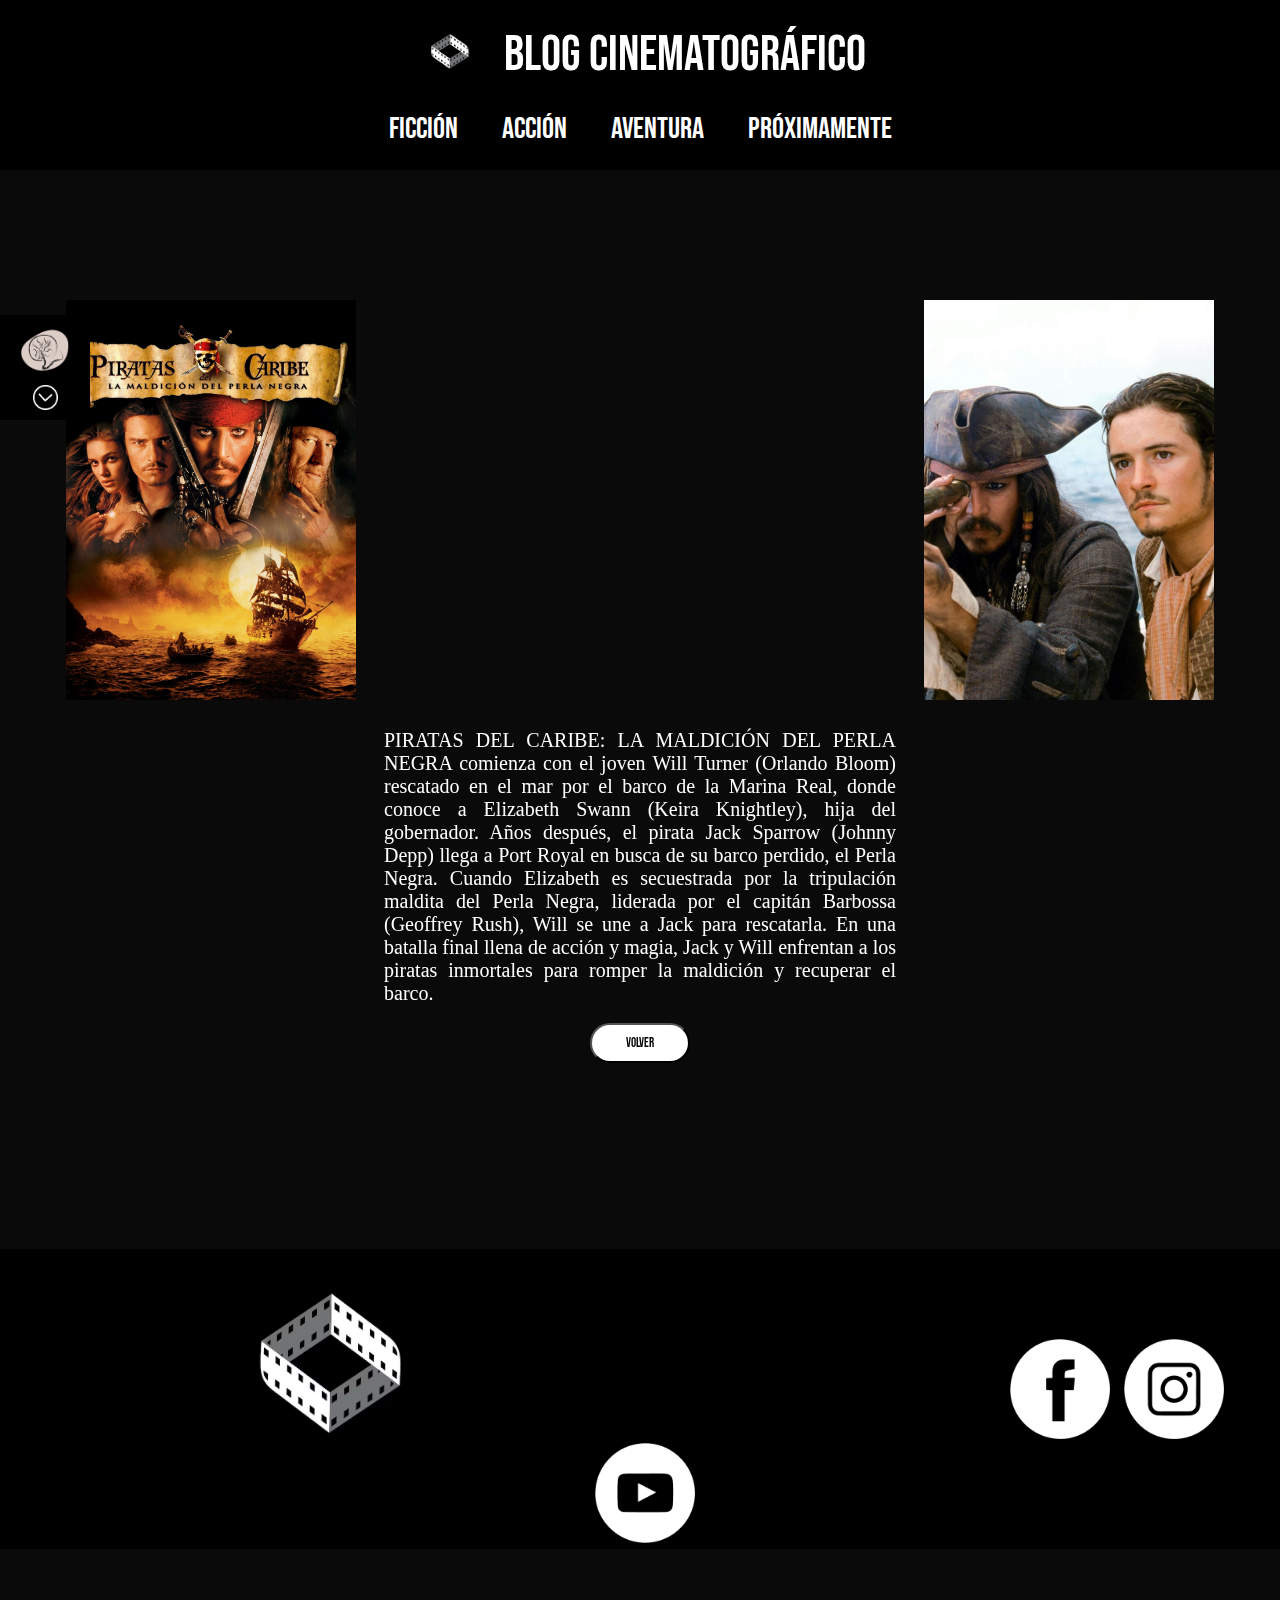
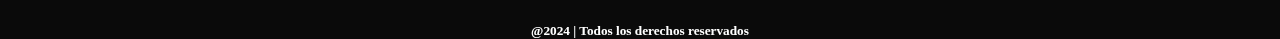
<file: index6.html>
<!DOCTYPE html>
<html lang="es">
<head>
    <meta charset="UTF-8">
    <meta name="viewport" content="width=device-width, initial-scale=1.0">
    <title>Piratas del Caribe: La Maldición del Perla Negra</title>
    <link rel="stylesheet" type="text/css" href="estilos2.css">

    <link rel="preconnect" href="https://fonts.googleapis.com">
    <link rel="preconnect" href="https://fonts.gstatic.com" crossorigin>
    <link href="https://fonts.googleapis.com/css2?family=Bebas+Neue&display=swap" rel="stylesheet">

    <link rel="preconnect" href="https://fonts.googleapis.com">
    <link rel="preconnect" href="https://fonts.gstatic.com" crossorigin>
    <link href="https://fonts.googleapis.com/css2?family=Archivo+Narrow:ital,wght@0,400..700;1,400..700&family=Assistant:wght@200..800&family=Bebas+Neue&family=Chicle&family=Exo+2:ital,wght@0,100..900;1,100..900&family=Josefin+Sans:ital,wght@0,100..700;1,100..700&family=Source+Code+Pro:ital,wght@0,200..900;1,200..900&family=Unkempt:wght@400;700&display=swap" rel="stylesheet">
</head>
<body style="background-color: rgb(10, 10, 10); margin: 0%;">

    <center>
        <div style="width: 100%; height: 150px; background-color:rgb(0, 0, 0); position: fixed; top: 0; padding-top: 20px; z-index: 100;">
            <a href="Cine.html"><img style="width: 40px; padding-left: 15px;" src="recursos/logo cine.png" alt="" class="menu inline"></a>
            <div class="titulo textos bebas-neue-regular inline" style="padding-top: 5px;">Blog Cinematográfico</div>
            <p></p>
            <div class="menu bebas-neue-regular"><a style="text-decoration: none;" href="Cine.html #ficcion" class="menu">Ficción</a></div>
            <div class="menu bebas-neue-regular"><a style="text-decoration: none;" href="Cine.html #accion" class="menu">Acción</a></div>
            <div class="menu bebas-neue-regular"><a style="text-decoration: none;" href="Cine.html #aventura" class="menu">Aventura</a></div>
            <div class="menu bebas-neue-regular"><a style="text-decoration: none;" href="Cine.html #proximo" class="menu">Próximamente</a></div>
        </div>
    </center>

    <center>
        <div class="botonconek"><a href="PagRelatos.html"><img src="lp/Logorelatos.png"  style="width: 50px;"></a> <img src="lp/flecha.png" style="width: 25px; display: block; rotate: 180deg;" onclick="mostrarcate()">
            <div style="display: none; width: 40%;" class="inline" id="contenido2"><div class="bebas-neue-regular"><a href="Landing28.html" style="text-decoration: none;"><p class="letra">28</p></a><a href="Landingcantuña.html" style="text-decoration: none;"><p class="letra">Ca</p></a><a href="Landingdama.html" style="text-decoration: none;"><p class="letra">Da</p></a></div></div>
        </div>
    </center>

<div style="padding-top: 300px;" >
<center>
<div class="imagen5 inline"></div>
<iframe width="560" height="400" src="https://www.youtube.com/embed/tnx35Z4nWWc?si=NmPp2GgL4QMC6UYk" title="YouTube video player" frameborder="0" allow="accelerometer; autoplay; clipboard-write; encrypted-media; gyroscope; picture-in-picture; web-share" referrerpolicy="strict-origin-when-cross-origin" allowfullscreen></iframe>
<a href="#1"><div class="imagen5secu inline" style="background-position: center; background-position-x: -140px; background-repeat: no-repeat;"></div></a>
<article class="lightbox" id="1">
    <div class="imagen5secu inline" style="background-position: center; background-position-x: -140px; background-repeat: no-repeat; width: 50%; height: 50%;"></div>
    <a href="#"><input type="button" class="cerrar" value="X"></a>
    </article>

</center>
</div>
<center>
<div>
<div class="unkempt-regular parrafo" style="color: white;">PIRATAS DEL CARIBE: LA MALDICIÓN DEL PERLA NEGRA comienza con el joven Will Turner (Orlando Bloom) rescatado en el mar por el barco de la Marina Real, donde conoce a Elizabeth Swann (Keira Knightley), hija del gobernador. Años después, el pirata Jack Sparrow (Johnny Depp) llega a Port Royal en busca de su barco perdido, el Perla Negra. Cuando Elizabeth es secuestrada por la tripulación maldita del Perla Negra, liderada por el capitán Barbossa (Geoffrey Rush), Will se une a Jack para rescatarla. En una batalla final llena de acción y magia, Jack y Will enfrentan a los piratas inmortales para romper la maldición y recuperar el barco.</div>
</div>
<br>
<a href="Cine.html"><button class="boton bebas-neue-regular">Volver</button></a>
<br><br><br>
</center>

<div style="height: 150px;"></div> 
</body>
<script src="anaid.js"></script>
<center>
<footer style="background-color: black; height: 300px;">
    <div style="margin-top: 90px; display: inline;">
        <a href="#"><img style="width: 150px; height: 150px; padding-left: 200px;" src="recursos/logo cine.png"></a>
        <div style="display: inline; padding-left: 600px;">
            <a href="https://www.facebook.com/fanaticosdelcine/" target="_blank"><div style="display: inline-block; margin-top: 90px;"><img style="width: 100px; height: 100px;" src="recursos/facebookk.png"></div></a>
            <a href="https://www.instagram.com/cinefilosoficial/" target="_blank"><div style="display: inline-block;"><img style="width: 100px; height: 100px; padding-left: 10px;" src="recursos/instaa.png"></div></a>
            <a href="https://www.youtube.com/@Fanaticosdelcine/videos" target="_blank"><div style="display: inline-block;"><img style="width: 100px; height: 100px; padding-left: 10px;" src="recursos/yutubb.png"></div></a>
        </div>
            <br><br><br><br>
        <center><h5 style="color: white;">@2024 | Todos los derechos reservados</h5></center>
    </div>
</footer>
</center>
</html>
</file>
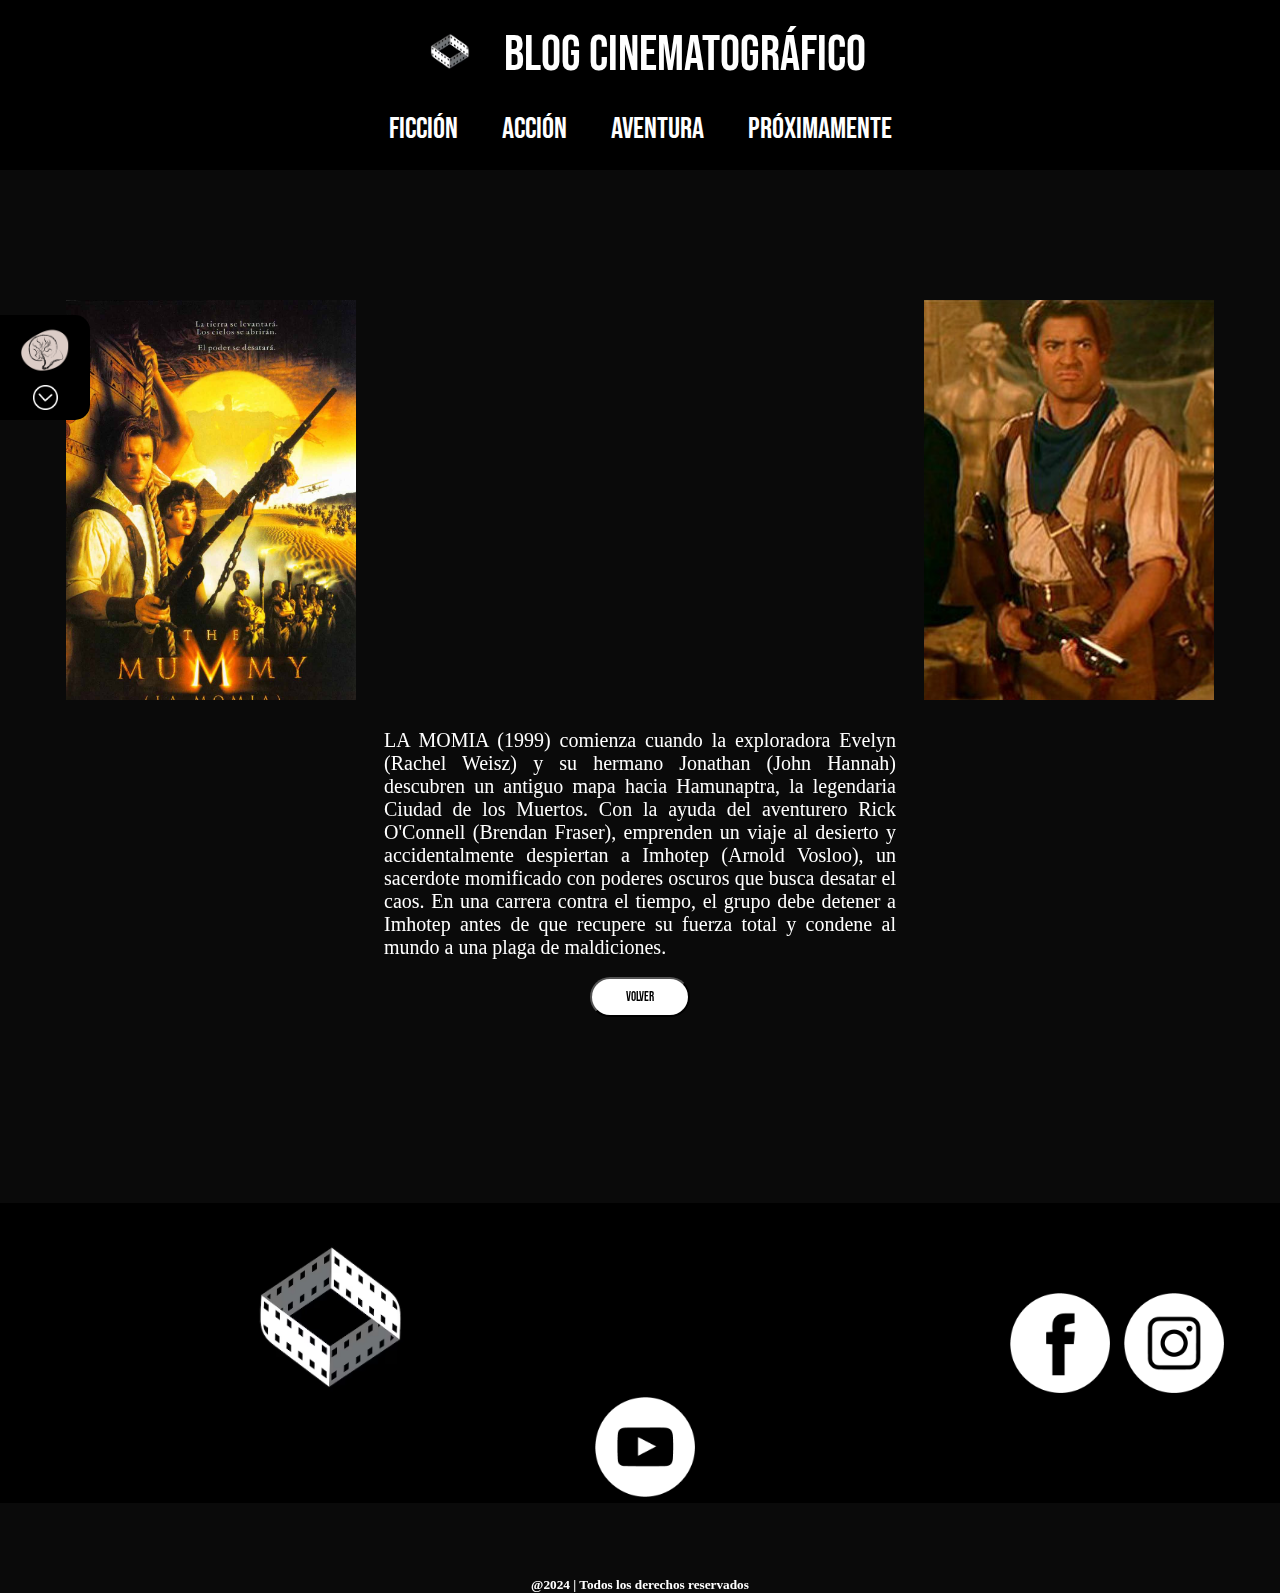
<file: index7.html>
<!DOCTYPE html>
<html lang="es">
<head>
    <meta charset="UTF-8">
    <meta name="viewport" content="width=device-width, initial-scale=1.0">
    <title>The Mummy</title>
    <link rel="stylesheet" type="text/css" href="estilos2.css">

    <link rel="preconnect" href="https://fonts.googleapis.com">
    <link rel="preconnect" href="https://fonts.gstatic.com" crossorigin>
    <link href="https://fonts.googleapis.com/css2?family=Bebas+Neue&display=swap" rel="stylesheet">

    <link rel="preconnect" href="https://fonts.googleapis.com">
    <link rel="preconnect" href="https://fonts.gstatic.com" crossorigin>
    <link href="https://fonts.googleapis.com/css2?family=Archivo+Narrow:ital,wght@0,400..700;1,400..700&family=Assistant:wght@200..800&family=Bebas+Neue&family=Chicle&family=Exo+2:ital,wght@0,100..900;1,100..900&family=Josefin+Sans:ital,wght@0,100..700;1,100..700&family=Source+Code+Pro:ital,wght@0,200..900;1,200..900&family=Unkempt:wght@400;700&display=swap" rel="stylesheet">

</head>
<body style="background-color: rgb(10, 10, 10); margin: 0%;">

    <center>
        <div style="width: 100%; height: 150px; background-color:rgb(0, 0, 0); position: fixed; top: 0; padding-top: 20px; z-index: 100;">
            <a href="Cine.html"><img style="width: 40px; padding-left: 15px;" src="recursos/logo cine.png" alt="" class="menu inline"></a>
            <div class="titulo textos bebas-neue-regular inline" style="padding-top: 5px;">Blog Cinematográfico</div>
            <p></p>
            <div class="menu bebas-neue-regular"><a style="text-decoration: none;" href="Cine.html #ficcion" class="menu">Ficción</a></div>
            <div class="menu bebas-neue-regular"><a style="text-decoration: none;" href="Cine.html #accion" class="menu">Acción</a></div>
            <div class="menu bebas-neue-regular"><a style="text-decoration: none;" href="Cine.html #aventura" class="menu">Aventura</a></div>
            <div class="menu bebas-neue-regular"><a style="text-decoration: none;" href="Cine.html #proximo" class="menu">Próximamente</a></div>
        </div>
    </center>

    <center>
        <div class="botonconek"><a href="PagRelatos.html"><img src="lp/Logorelatos.png"  style="width: 50px;"></a> <img src="lp/flecha.png" style="width: 25px; display: block; rotate: 180deg;" onclick="mostrarcate()">
            <div style="display: none; width: 40%;" class="inline" id="contenido2"><div class="bebas-neue-regular"><a href="Landing28.html" style="text-decoration: none;"><p class="letra">28</p></a><a href="Landingcantuña.html" style="text-decoration: none;"><p class="letra">Ca</p></a><a href="Landingdama.html" style="text-decoration: none;"><p class="letra">Da</p></a></div></div>
        </div>
    </center>

<div style="padding-top: 300px;" >
<center>
<div class="imagen6 inline"></div>
<iframe width="560" height="400" src="https://www.youtube.com/embed/f7oKxlaUBac?si=HA_ggKnKy9KYO8Np" title="YouTube video player" frameborder="0" allow="accelerometer; autoplay; clipboard-write; encrypted-media; gyroscope; picture-in-picture; web-share" referrerpolicy="strict-origin-when-cross-origin" allowfullscreen></iframe>
<a href="#1"><div class="imagen6secu inline" style="background-position: center; background-position-x: -320px; background-repeat: no-repeat; "></div></a>
<article class="lightbox" id="1">
    <div class="imagen6secu inline" style="background-position: center; background-position-x: -320px; background-repeat: no-repeat; width: 50%; height: 60%;"></div>
    <a href="#"><input type="button" class="cerrar" value="X"></a>
    </article>

</center>
</div>
<center>
<div>
<div class="unkempt-regular parrafo" style="color: white;">LA MOMIA (1999) comienza cuando la exploradora Evelyn (Rachel Weisz) y su hermano Jonathan (John Hannah) descubren un antiguo mapa hacia Hamunaptra, la legendaria Ciudad de los Muertos. Con la ayuda del aventurero Rick O'Connell (Brendan Fraser), emprenden un viaje al desierto y accidentalmente despiertan a Imhotep (Arnold Vosloo), un sacerdote momificado con poderes oscuros que busca desatar el caos. En una carrera contra el tiempo, el grupo debe detener a Imhotep antes de que recupere su fuerza total y condene al mundo a una plaga de maldiciones.</div>
</div>
<br>
<a href="Cine.html"><button class="boton bebas-neue-regular">Volver</button></a>
<br><br><br>
</center>
<div style="height: 150px;"></div>
</body>
<script src="anaid.js"></script>
<center>
<footer style="background-color: black; height: 300px;">
    <div style="margin-top: 90px; display: inline;">
        <a href="#"><img style="width: 150px; height: 150px; padding-left: 200px;" src="recursos/logo cine.png"></a>
        <div style="display: inline; padding-left: 600px;">
            <a href="https://www.facebook.com/fanaticosdelcine/" target="_blank"><div style="display: inline-block; margin-top: 90px;"><img style="width: 100px; height: 100px;" src="recursos/facebookk.png"></div></a>
            <a href="https://www.instagram.com/cinefilosoficial/" target="_blank"><div style="display: inline-block;"><img style="width: 100px; height: 100px; padding-left: 10px;" src="recursos/instaa.png"></div></a>
            <a href="https://www.youtube.com/@Fanaticosdelcine/videos" target="_blank"><div style="display: inline-block;"><img style="width: 100px; height: 100px; padding-left: 10px;" src="recursos/yutubb.png"></div></a>
        </div>
            <br><br><br><br>
        <center><h5 style="color: white;">@2024 | Todos los derechos reservados</h5></center>
    </div>
</footer>
</center>
</html>
</file>
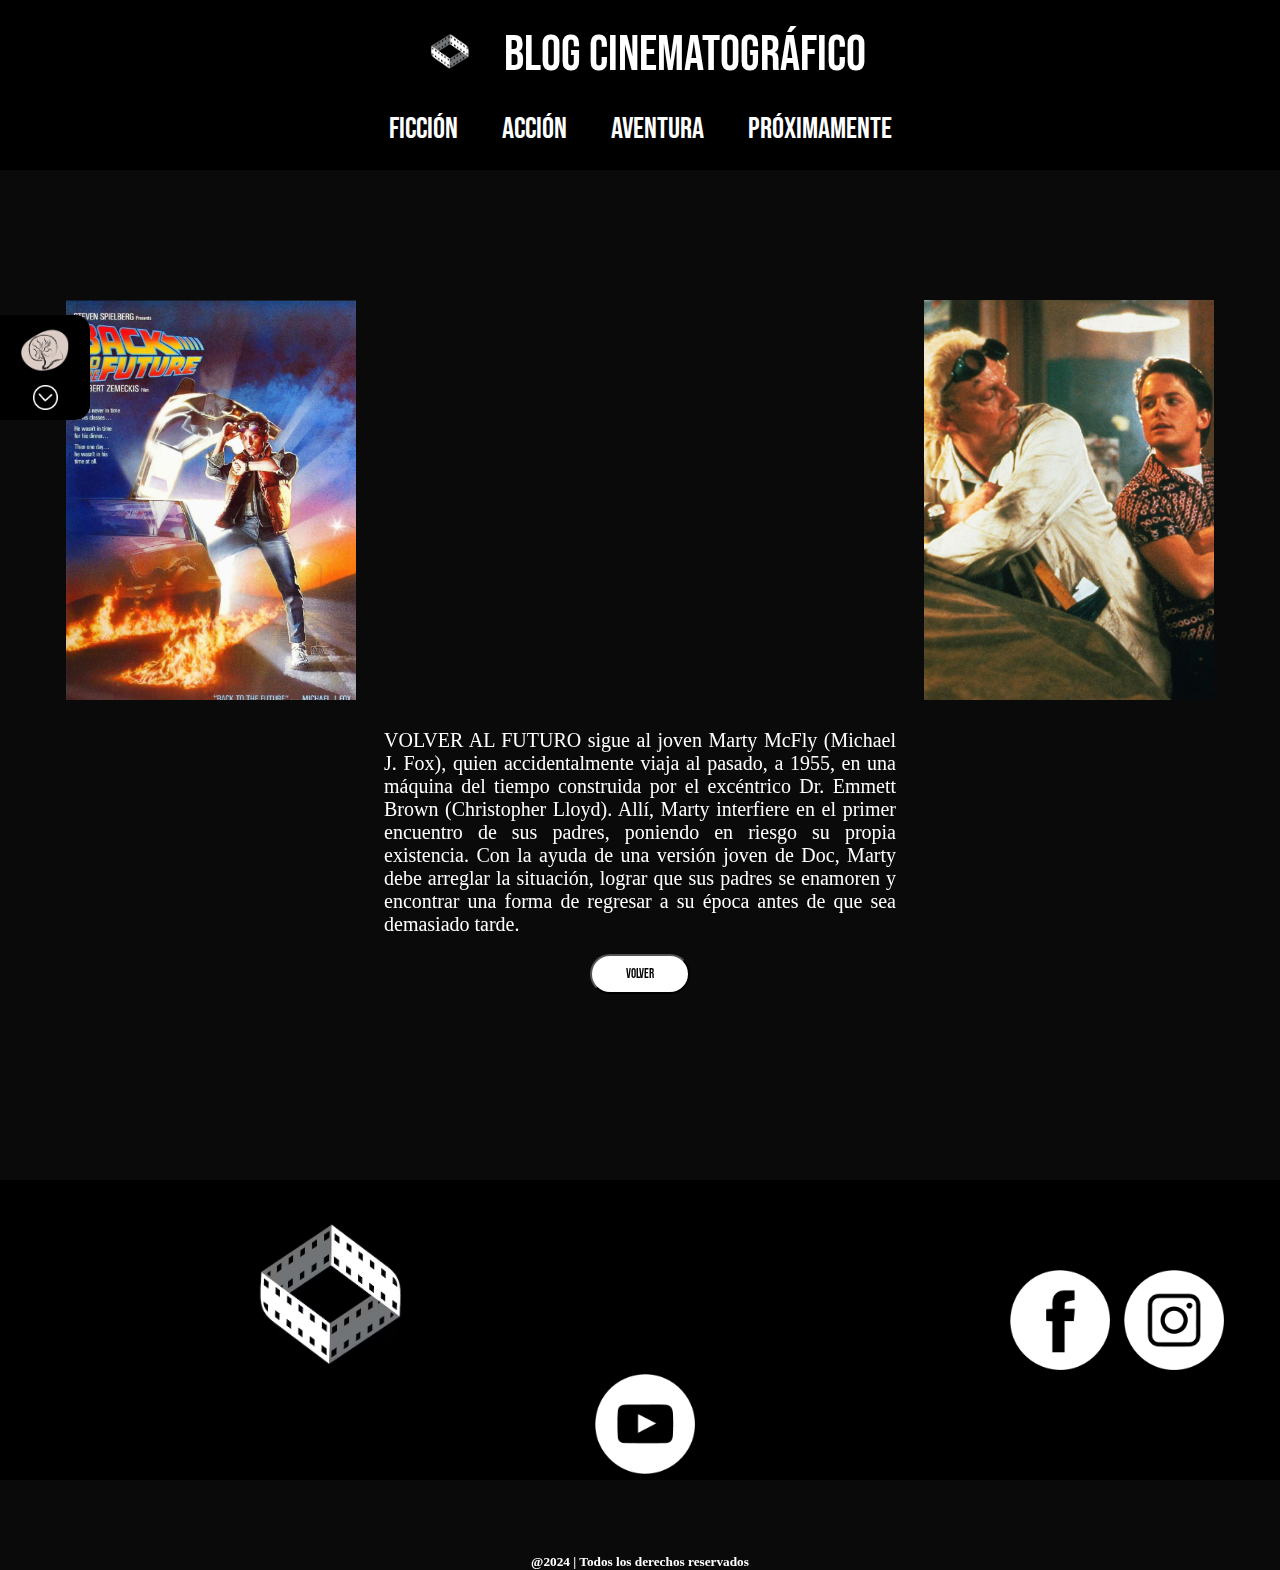
<file: index8.html>
<!DOCTYPE html>
<html lang="es">
<head>
    <meta charset="UTF-8">
    <meta name="viewport" content="width=device-width, initial-scale=1.0">
    <title>Back to the Future</title>
    <link rel="stylesheet" type="text/css" href="estilos2.css">

    <link rel="preconnect" href="https://fonts.googleapis.com">
    <link rel="preconnect" href="https://fonts.gstatic.com" crossorigin>
    <link href="https://fonts.googleapis.com/css2?family=Bebas+Neue&display=swap" rel="stylesheet">

    <link rel="preconnect" href="https://fonts.googleapis.com">
    <link rel="preconnect" href="https://fonts.gstatic.com" crossorigin>
    <link href="https://fonts.googleapis.com/css2?family=Archivo+Narrow:ital,wght@0,400..700;1,400..700&family=Assistant:wght@200..800&family=Bebas+Neue&family=Chicle&family=Exo+2:ital,wght@0,100..900;1,100..900&family=Josefin+Sans:ital,wght@0,100..700;1,100..700&family=Source+Code+Pro:ital,wght@0,200..900;1,200..900&family=Unkempt:wght@400;700&display=swap" rel="stylesheet">

</head>
<body style="background-color: rgb(10, 10, 10); margin: 0%;">

    <center>
        <div style="width: 100%; height: 150px; background-color:rgb(0, 0, 0); position: fixed; top: 0; padding-top: 20px; z-index: 100;">
            <a href="Cine.html"><img style="width: 40px; padding-left: 15px;" src="recursos/logo cine.png" alt="" class="menu inline"></a>
            <div class="titulo textos bebas-neue-regular inline" style="padding-top: 5px;">Blog Cinematográfico</div>
            <p></p>
            <div class="menu bebas-neue-regular"><a style="text-decoration: none;" href="Cine.html #ficcion" class="menu">Ficción</a></div>
            <div class="menu bebas-neue-regular"><a style="text-decoration: none;" href="Cine.html #accion" class="menu">Acción</a></div>
            <div class="menu bebas-neue-regular"><a style="text-decoration: none;" href="Cine.html #aventura" class="menu">Aventura</a></div>
            <div class="menu bebas-neue-regular"><a style="text-decoration: none;" href="Cine.html #proximo" class="menu">Próximamente</a></div>
        </div>
    </center>

    <center>
        <div class="botonconek"><a href="PagRelatos.html"><img src="lp/Logorelatos.png"  style="width: 50px;"></a> <img src="lp/flecha.png" style="width: 25px; display: block; rotate: 180deg;" onclick="mostrarcate()">
            <div style="display: none; width: 40%;" class="inline" id="contenido2"><div class="bebas-neue-regular"><a href="Landing28.html" style="text-decoration: none;"><p class="letra">28</p></a><a href="Landingcantuña.html" style="text-decoration: none;"><p class="letra">Ca</p></a><a href="Landingdama.html" style="text-decoration: none;"><p class="letra">Da</p></a></div></div>
        </div>
    </center>

<div style="padding-top: 300px;" >
<center>
<div class="imagen7 inline"></div>
<iframe width="560" height="400" src="https://www.youtube.com/embed/qvsgGtivCgs?si=3hJPHV7VtTcSSRNE" title="YouTube video player" frameborder="0" allow="accelerometer; autoplay; clipboard-write; encrypted-media; gyroscope; picture-in-picture; web-share" referrerpolicy="strict-origin-when-cross-origin" allowfullscreen></iframe>
<a href="#1"><div class="imagen7secu inline" style="background-position: center; background-position-x: -100px; background-repeat: no-repeat; "></div></a>
<article class="lightbox" id="1">
    <div class="imagen7secu inline" style="background-position: center; background-position-x: -120px; background-repeat: no-repeat; width: 50%; height: 60%;"></div>
    <a href="#"><input type="button" class="cerrar" value="X"></a>
    </article>

</center>
</div>
<center>
<div>
<div class="unkempt-regular parrafo" style="color: white;">VOLVER AL FUTURO sigue al joven Marty McFly (Michael J. Fox), quien accidentalmente viaja al pasado, a 1955, en una máquina del tiempo construida por el excéntrico Dr. Emmett Brown (Christopher Lloyd). Allí, Marty interfiere en el primer encuentro de sus padres, poniendo en riesgo su propia existencia. Con la ayuda de una versión joven de Doc, Marty debe arreglar la situación, lograr que sus padres se enamoren y encontrar una forma de regresar a su época antes de que sea demasiado tarde.</div>
</div>
<br>
<a href="Cine.html"><button class="boton bebas-neue-regular">Volver</button></a>
<br><br><br>
</center>
<div style="height: 150px;"></div>
</body>
<script src="anaid.js"></script>
<center>
<footer style="background-color: black; height: 300px;">
    <div style="margin-top: 90px; display: inline;">
        <a href="#"><img style="width: 150px; height: 150px; padding-left: 200px;" src="recursos/logo cine.png"></a>
        <div style="display: inline; padding-left: 600px;">
            <a href="https://www.facebook.com/fanaticosdelcine/" target="_blank"><div style="display: inline-block; margin-top: 90px;"><img style="width: 100px; height: 100px;" src="recursos/facebookk.png"></div></a>
            <a href="https://www.instagram.com/cinefilosoficial/" target="_blank"><div style="display: inline-block;"><img style="width: 100px; height: 100px; padding-left: 10px;" src="recursos/instaa.png"></div></a>
            <a href="https://www.youtube.com/@Fanaticosdelcine/videos" target="_blank"><div style="display: inline-block;"><img style="width: 100px; height: 100px; padding-left: 10px;" src="recursos/yutubb.png"></div></a>
        </div>
            <br><br><br><br>
        <center><h5 style="color: white;">@2024 | Todos los derechos reservados</h5></center>
    </div>
</footer>
</center>
</html>
</file>
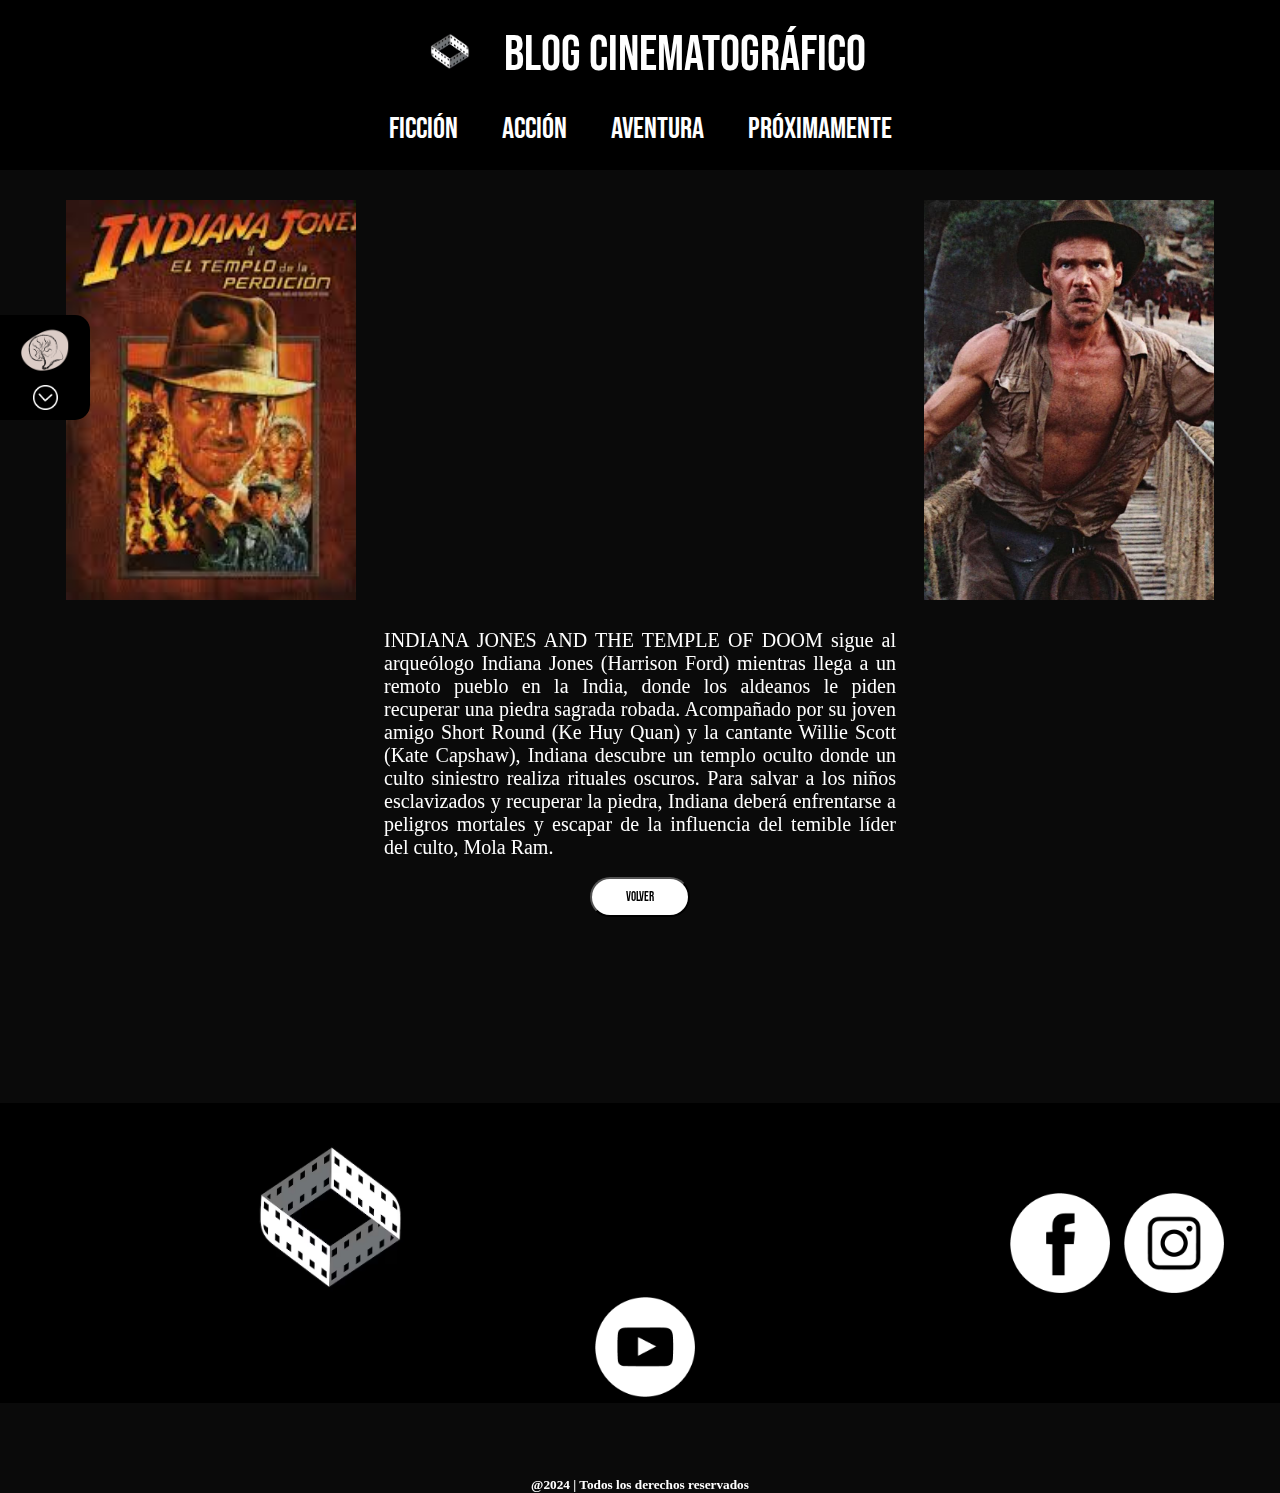
<file: index9.html>
<!DOCTYPE html>
<html lang="es">
<head>
    <meta charset="UTF-8">
    <meta name="viewport" content="width=device-width, initial-scale=1.0">
    <title>Indiana Jones and the Temple of Doom</title>
    <link rel="stylesheet" type="text/css" href="estilos2.css">

    <link rel="preconnect" href="https://fonts.googleapis.com">
    <link rel="preconnect" href="https://fonts.gstatic.com" crossorigin>
    <link href="https://fonts.googleapis.com/css2?family=Bebas+Neue&display=swap" rel="stylesheet">

    <link rel="preconnect" href="https://fonts.googleapis.com">
    <link rel="preconnect" href="https://fonts.gstatic.com" crossorigin>
    <link href="https://fonts.googleapis.com/css2?family=Archivo+Narrow:ital,wght@0,400..700;1,400..700&family=Assistant:wght@200..800&family=Bebas+Neue&family=Chicle&family=Exo+2:ital,wght@0,100..900;1,100..900&family=Josefin+Sans:ital,wght@0,100..700;1,100..700&family=Source+Code+Pro:ital,wght@0,200..900;1,200..900&family=Unkempt:wght@400;700&display=swap" rel="stylesheet">

</head>
<body style="background-color: rgb(10, 10, 10); margin: 0%;">

    <center>
        <div style="width: 100%; height: 150px; background-color:rgb(0, 0, 0); position: fixed; top: 0; padding-top: 20px; z-index: 100;">
            <a href="Cine.html"><img style="width: 40px; padding-left: 15px;" src="recursos/logo cine.png" alt="" class="menu inline"></a>
            <div class="titulo textos bebas-neue-regular inline" style="padding-top: 5px;">Blog Cinematográfico</div>
            <p></p>
            <div class="menu bebas-neue-regular"><a style="text-decoration: none;" href="Cine.html #ficcion" class="menu">Ficción</a></div>
            <div class="menu bebas-neue-regular"><a style="text-decoration: none;" href="Cine.html #accion" class="menu">Acción</a></div>
            <div class="menu bebas-neue-regular"><a style="text-decoration: none;" href="Cine.html #aventura" class="menu">Aventura</a></div>
            <div class="menu bebas-neue-regular"><a style="text-decoration: none;" href="Cine.html #proximo" class="menu">Próximamente</a></div>
        </div>
    </center>

    <center>
        <div class="botonconek"><a href="PagRelatos.html"><img src="lp/Logorelatos.png"  style="width: 50px;"></a> <img src="lp/flecha.png" style="width: 25px; display: block; rotate: 180deg;" onclick="mostrarcate()">
            <div style="display: none; width: 40%;" class="inline" id="contenido2"><div class="bebas-neue-regular"><a href="Landing28.html" style="text-decoration: none;"><p class="letra">28</p></a><a href="Landingcantuña.html" style="text-decoration: none;"><p class="letra">Ca</p></a><a href="Landingdama.html" style="text-decoration: none;"><p class="letra">Da</p></a></div></div>
        </div>
    </center>

<div style="padding-top: 200px;" >
<center>
<div class="imagen8 inline"></div>
<iframe width="560" height="400" src="https://www.youtube.com/embed/WBdyLyijZhU?si=jersqghOMCH6chL5" title="YouTube video player" frameborder="0" allow="accelerometer; autoplay; clipboard-write; encrypted-media; gyroscope; picture-in-picture; web-share" referrerpolicy="strict-origin-when-cross-origin" allowfullscreen></iframe>
<a href="#1"><div class="imagen8secu inline" style="background-position: center; background-position-x: -160px; background-repeat: no-repeat; "></div></a>
<article class="lightbox" id="1">
    <div class="imagen8secu inline" style="background-position: center; background-position-x: -160px; background-repeat: no-repeat; width: 50%; height: 60%;"></div>
    <a href="#"><input type="button" class="cerrar" value="X"></a>
    </article>

</center>
</div>
<center>
<div>
<div class="unkempt-regular parrafo" style="color: white;">INDIANA JONES AND THE TEMPLE OF DOOM sigue al arqueólogo Indiana Jones (Harrison Ford) mientras llega a un remoto pueblo en la India, donde los aldeanos le piden recuperar una piedra sagrada robada. Acompañado por su joven amigo Short Round (Ke Huy Quan) y la cantante Willie Scott (Kate Capshaw), Indiana descubre un templo oculto donde un culto siniestro realiza rituales oscuros. Para salvar a los niños esclavizados y recuperar la piedra, Indiana deberá enfrentarse a peligros mortales y escapar de la influencia del temible líder del culto, Mola Ram.</div>
</div>
<br>
<a href="Cine.html"><button class="boton bebas-neue-regular">Volver</button></a>
<br><br><br>
</center>
<div style="height: 150px;"></div>
</body>
<script src="anaid.js"></script>
<center>
<footer style="background-color: black; height: 300px;">
    <div style="margin-top: 90px; display: inline;">
        <a href="#"><img style="width: 150px; height: 150px; padding-left: 200px;" src="recursos/logo cine.png"></a>
        <div style="display: inline; padding-left: 600px;">
            <a href="https://www.facebook.com/fanaticosdelcine/" target="_blank"><div style="display: inline-block; margin-top: 90px;"><img style="width: 100px; height: 100px;" src="recursos/facebookk.png"></div></a>
            <a href="https://www.instagram.com/cinefilosoficial/" target="_blank"><div style="display: inline-block;"><img style="width: 100px; height: 100px; padding-left: 10px;" src="recursos/instaa.png"></div></a>
            <a href="https://www.youtube.com/@Fanaticosdelcine/videos" target="_blank"><div style="display: inline-block;"><img style="width: 100px; height: 100px; padding-left: 10px;" src="recursos/yutubb.png"></div></a>
        </div>
            <br><br><br><br>
        <center><h5 style="color: white;">@2024 | Todos los derechos reservados</h5></center>
    </div>
</footer>
</center>
</html>
</file>
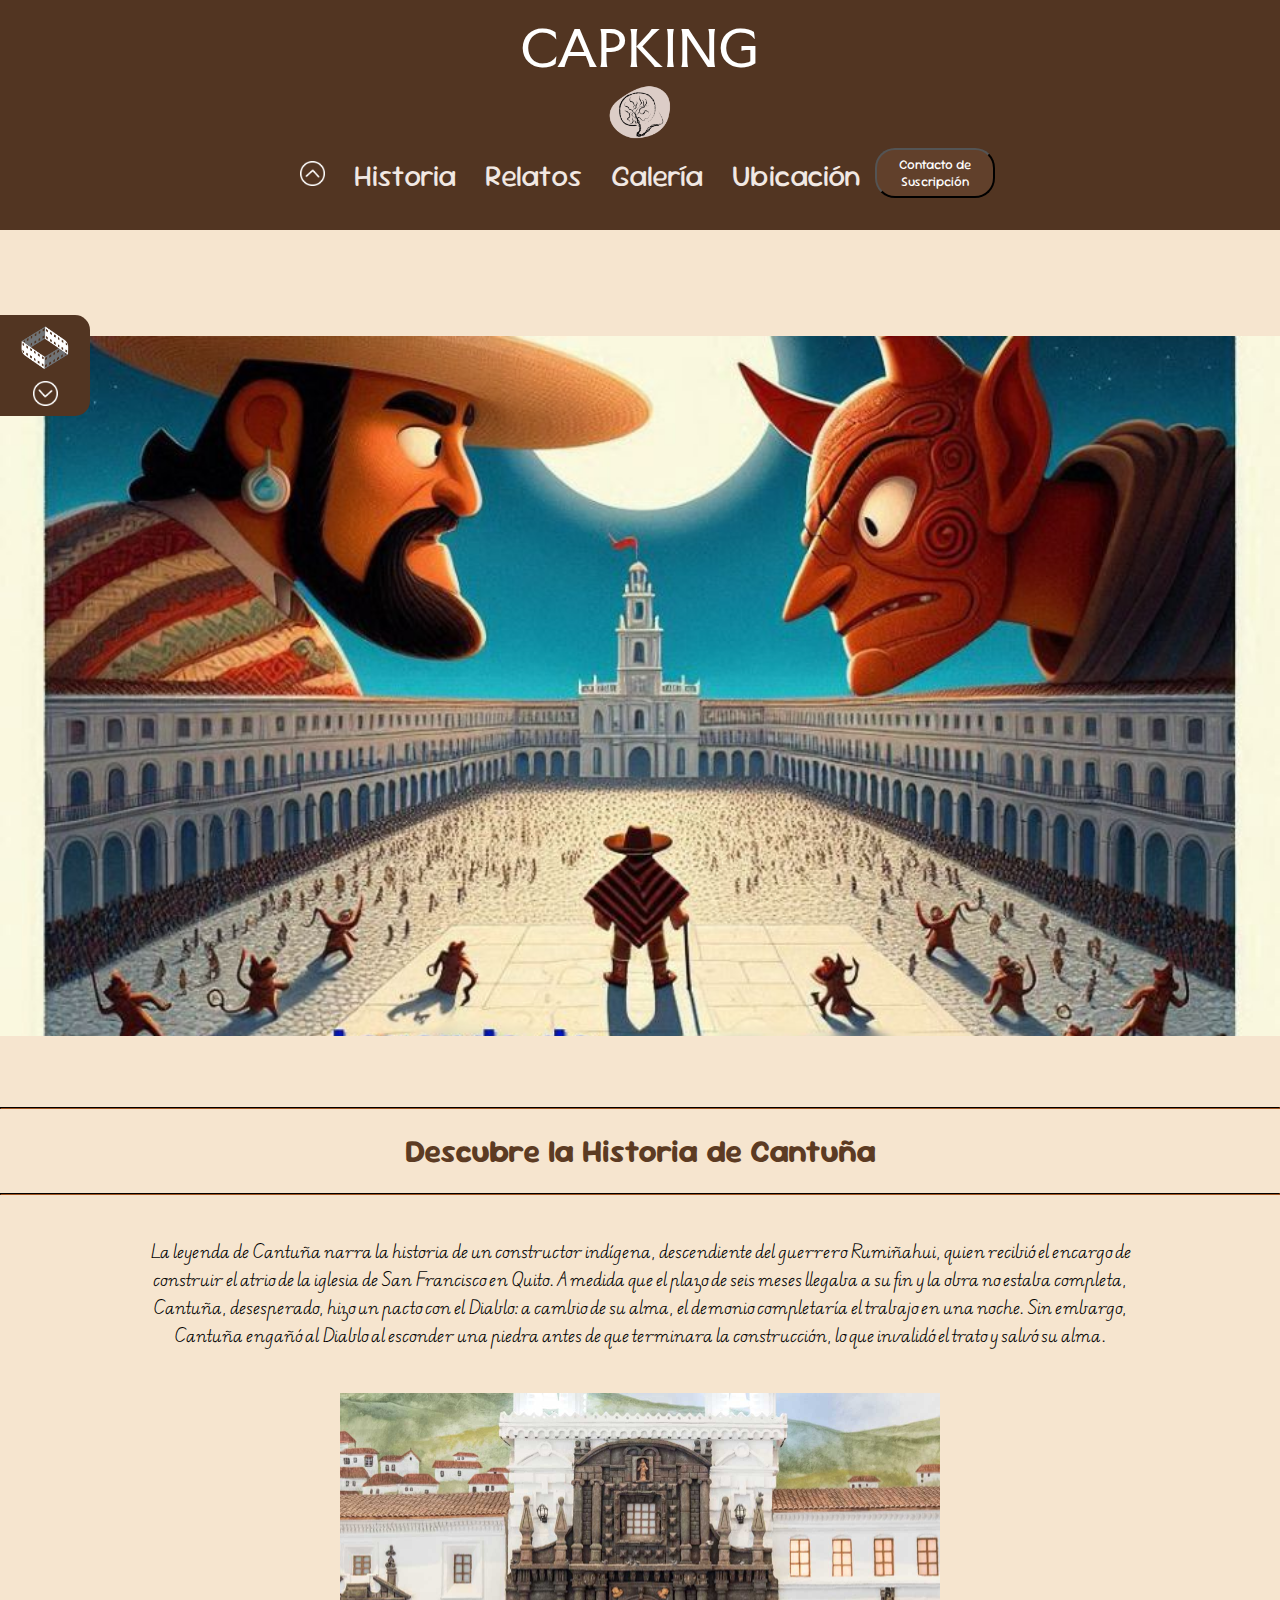
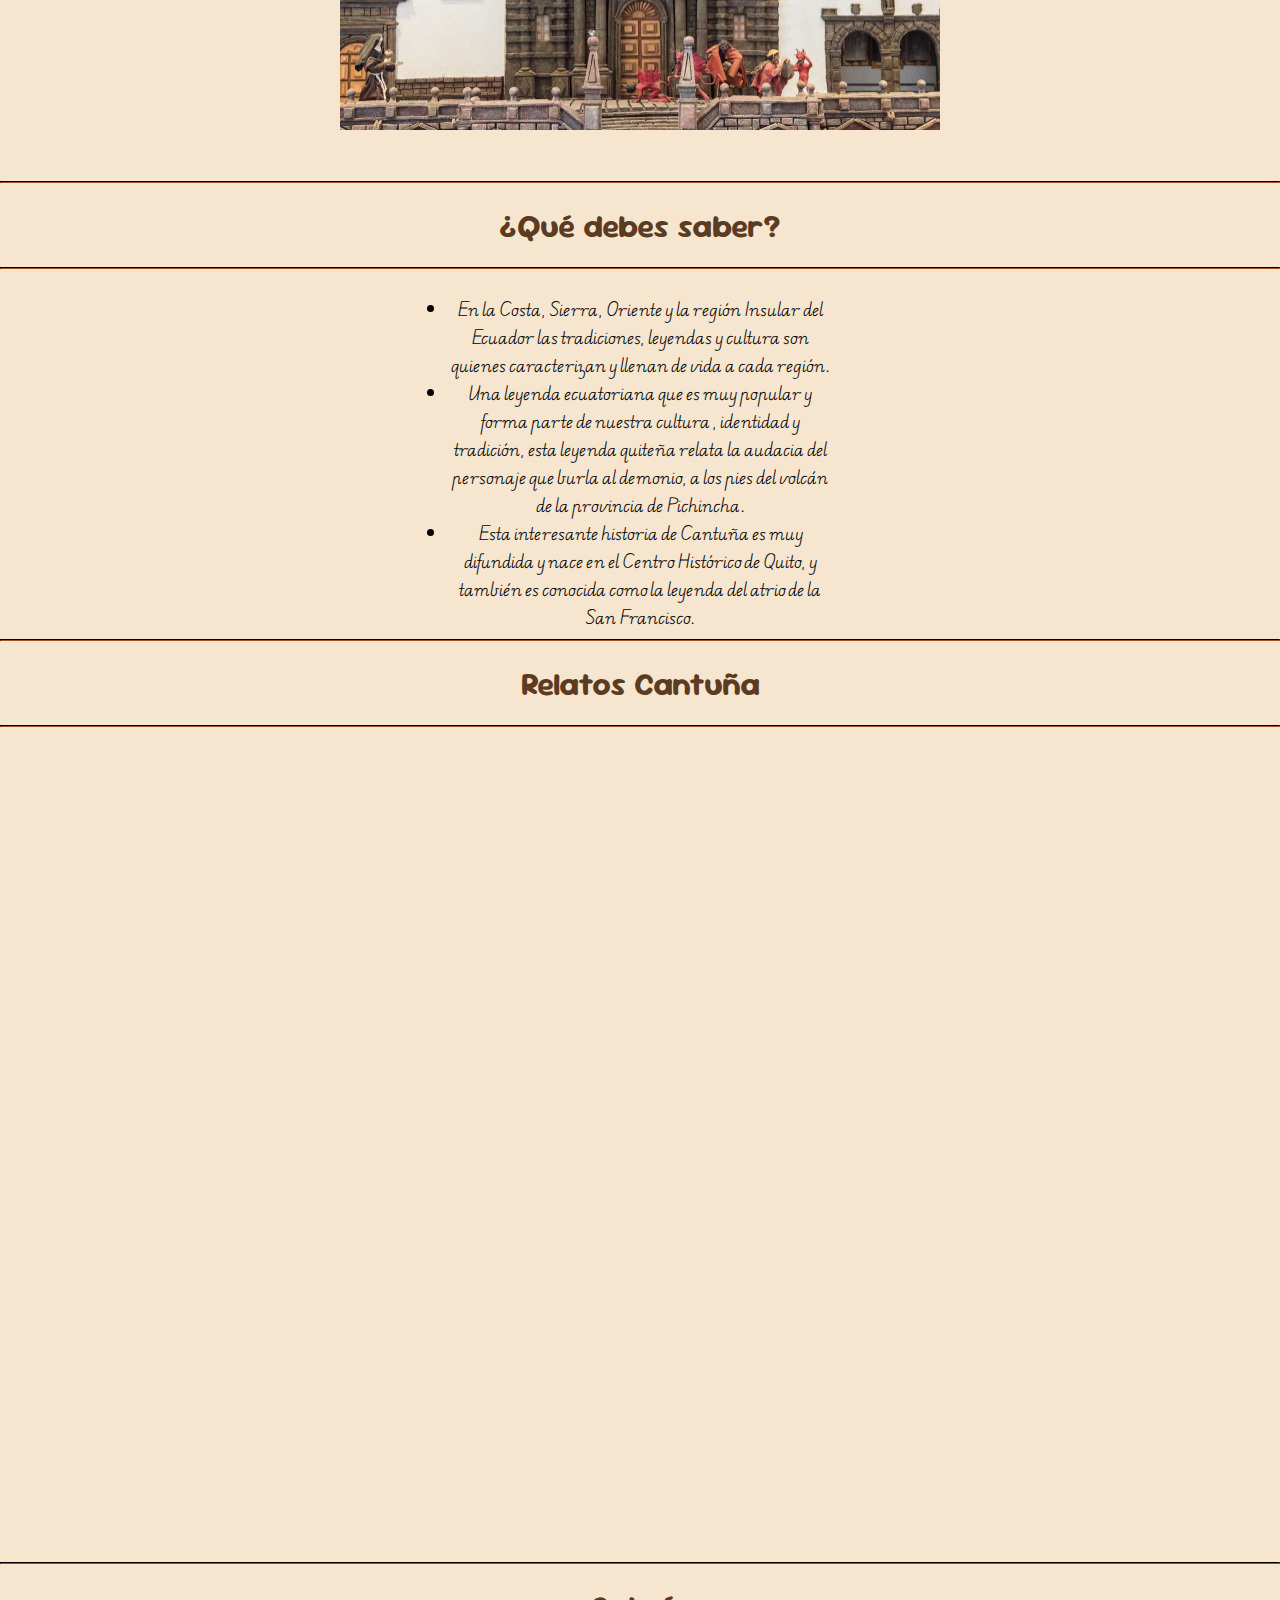
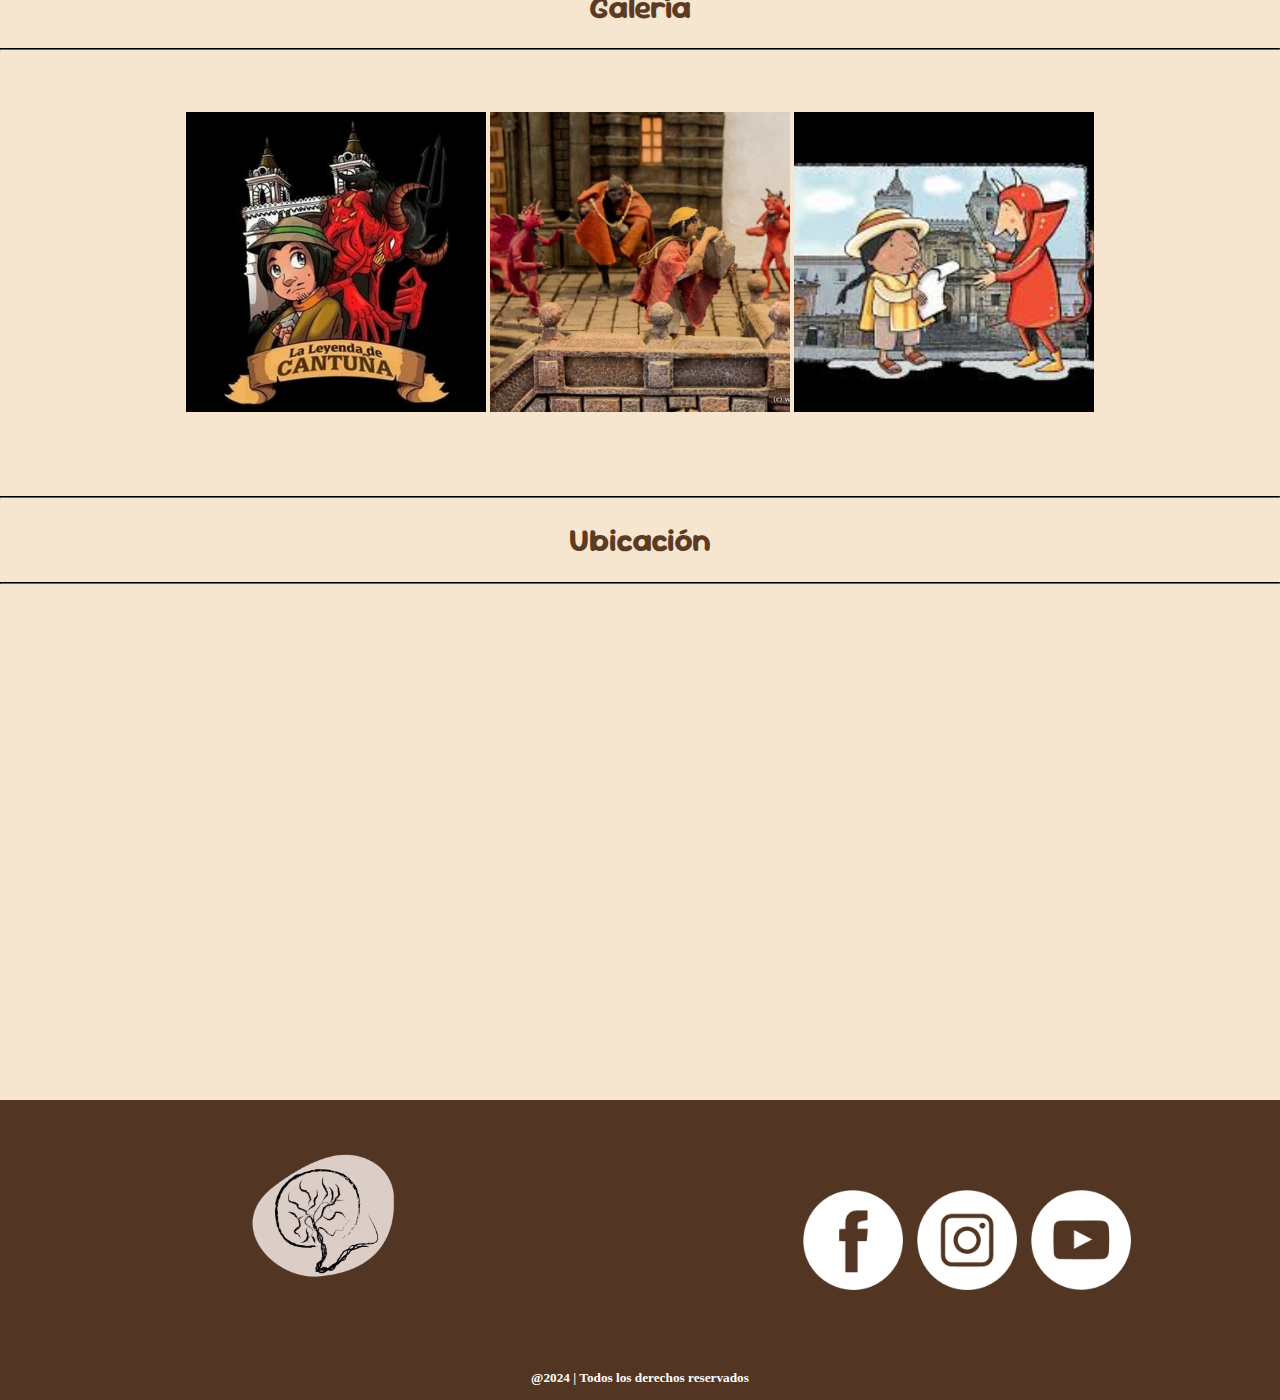
<file: Landingcantuña.html>
<!DOCTYPE html>
<html lang="es">
<head>
    <meta charset="UTF-8">
    <meta name="viewport" content="width=device-width, initial-scale=1.0">
    <title>La Leyenda de Cantuña</title>
    <link rel="stylesheet" type="text/css" href="estilosrelatos.css">

    <link rel="preconnect" href="https://fonts.googleapis.com">
    <link rel="preconnect" href="https://fonts.gstatic.com" crossorigin>
    <link href="https://fonts.googleapis.com/css2?family=Nanum+Gothic:wght@400;700;800&family=Sour+Gummy:ital,wght@0,100..900;1,100..900&display=swap" rel="stylesheet">

    <link rel="preconnect" href="https://fonts.googleapis.com">
    <link rel="preconnect" href="https://fonts.gstatic.com" crossorigin>
    <link href="https://fonts.googleapis.com/css2?family=Edu+AU+VIC+WA+NT+Pre:wght@400..700&display=swap" rel="stylesheet">

    <link rel="preconnect" href="https://fonts.googleapis.com">
    <link rel="preconnect" href="https://fonts.gstatic.com" crossorigin>
    <link href="https://fonts.googleapis.com/css2?family=Faculty+Glyphic&display=swap" rel="stylesheet">
    
    <link rel="preconnect" href="https://fonts.googleapis.com">
    <link rel="preconnect" href="https://fonts.gstatic.com" crossorigin>
    <link href="https://fonts.googleapis.com/css2?family=Bebas+Neue&display=swap" rel="stylesheet">

</head>
<body style="margin: 0; top: 0; box-sizing: border-box; padding: 0; background-color: rgb(246, 229, 207) ;">
    <center>

        <div style="width: 100%; height: 200px; background-color:rgb(82, 53, 34); position: fixed; top: 0; padding-top: 10px; z-index: 100; padding-bottom: 20px;">
            <a href="index.html" style="text-decoration: none;"><div class="faculty-glyphic-regular textos" style="padding-top: 5px; color: rgb(255, 255, 255);">CAPKING</div></a>
            <div><a href="PagRelatos.html"><img style="width: 5%;" src="lp/Logorelatos.png" class="inline"></a></div>
            <div>
                <div class="menu"><a href="#"><img style="width: 25px;" src="lp/flecha.png" class="inline"></a></div>
                <div class="menu sour-gummy"><a style="text-decoration: none; color: rgb(241, 232, 227);" href="#his">Historia</a></div>
                <div class="menu sour-gummy"><a style="text-decoration: none; color: rgb(241, 232, 227);" href="#rela">Relatos</a></div>
                <div class="menu sour-gummy"><a style="text-decoration: none; color: rgb(241, 232, 227);" href="#gal">Galería</a></div>
                <div class="menu sour-gummy"><a style="text-decoration: none; color: rgb(241, 232, 227);" href="#ubi">Ubicación</a></div>
                
                <div class="botonconek"><a href="Cine.html"><img src="lp/logo cine.png"  style="width: 50px;"></a> <img src="lp/flecha.png" style="width: 25px; display: block; rotate: 180deg;" onclick="mostrarcate()">
                    <div style="display: none; background-color: rgb(82, 53, 34); width: 40%;" class="inline" id="contenido2"><div class="bebas-neue-regular"><a href="Cine.html #ficcion" style="text-decoration: none;"><p class="letra">F</p></a><a href="Cine.html #accion" style="text-decoration: none;"><p class="letra">Ac</p></a><a href="Cine.html #aventura" style="text-decoration: none;"><p class="letra">Av</p></a></div></div>
                </div>

                <a name="sus"></a>
                <button class="botonx sour-gummy" onclick="mostraralgo()">Contacto de Suscripción</button>
                <div id="contenido" style="display: none; background-color: rgb(82, 53, 34); width: 40%;" class="inline">
                    <div class="sour-gummy">
                        <br>
                        <h1 style="color: rgb(255, 255, 255);">Formulario de Contacto</h1>
                        <p></p>
                        <label style="color: white; padding-right: 10px;">Nombre:</label><input type="text" name="nombre" placeholder="Ingresa tu nombre">
                        <p></p>
                        <label style="color: white; padding-right: 7px;">Apellido:</label><input type="text" name="nombre" placeholder="Ingresa tu apellido">
                        <p></p>
                        <label style="color: rgb(255, 255, 255); padding-right: 19px;">E-mail:</label><input type="email" id="correo" name="correo" placeholder="Ingresa tu correo electrónico aquí">
                        <br><br>
                        <script>
                            function validar()
                            {
                                var correo = document.getElementById("correo").value;
                                if (correo.includes ("@") && correo.includes ("."))
                            {
                                alert("Formulario Validada");
                            }
                            else
                            {
                                alert("Formulario Inválidado");
                            }
                            
                            }
                            </script>
                        <button onclick="validar()">Enviar</button>
                        <br><br><br>

                    </div> 
                    </div>
            </div>
        </div>

        <div style="width: 100%; height: 100px; padding-top: 260px;">

            <div class="carrusel-rotativo" style="padding-top: 10px;">
                <ul>
                    <li>
                        <div style="background: url(lp/cantuña\ frente.jpg); width: 100%; height: 700px; background-size: cover;"></div>
                    </li>
                    <li><img style="height: 725px;" src="lp/cantuñafiguras.jpg"></li>
                    <li><img style="height: 725px;" src="lp/muñecoslejos.jpg"></li>
                    <li><img style="height: 725px;" src="lp/cantuna.jpg"></li>
                </ul>
            </div>

        <br>
        <a name="his"></a>
           <hr style="border-color: rgb(77, 40, 15);"><h1 class="sour-gummy" style="color: rgb(92, 59, 35);">Descubre la Historia de Cantuña</h1><hr style="border-color: rgb(77, 40, 15);">
           <br>
        <div style="width: 80%;" class="edua">
            <p>La leyenda de Cantuña narra la historia de un constructor indígena, descendiente del guerrero Rumiñahui, quien recibió el encargo de construir el atrio de la iglesia de San Francisco en Quito. A medida que el plazo de seis meses llegaba a su fin y la obra no estaba completa, Cantuña, desesperado, hizo un pacto con el Diablo: a cambio de su alma, el demonio completaría el trabajo en una noche. Sin embargo, Cantuña engañó al Diablo al esconder una piedra antes de que terminara la construcción, lo que invalidó el trato y salvó su alma.</p>
            <br>
            <img src="lp/muñecoslejos.jpg" width="600px" height="auto">
        </div>
        <br><br>

        <hr style="border-color: rgb(77, 40, 15);"><h1 class="sour-gummy" style="color: rgb(92, 59, 35);">¿Qué debes saber?</h1><hr style="border-color: rgb(77, 40, 15);">
        <br>
     <div style="width: 30%; display: inline-block;" class="edua">
        <li>En la Costa, Sierra, Oriente y la región Insular del Ecuador  las tradiciones, leyendas y cultura son quienes caracterizan y llenan de vida a cada región.</li>
         <li>Una leyenda ecuatoriana que es muy popular y forma parte de nuestra cultura , identidad y tradición, esta leyenda quiteña relata la audacia del personaje que burla al demonio, a los pies del volcán de la provincia de Pichincha.</li>
         <li>Esta interesante historia de Cantuña es muy difundida y nace en el Centro Histórico de Quito, y también es conocida como la leyenda del atrio de la San Francisco.</li>
        </div>
        <br>
        <a name="rela"></a>
        <hr style="border-color: rgb(77, 40, 15);"><h1 class="sour-gummy" style="color: rgb(92, 59, 35);">Relatos Cantuña</h1><hr style="border-color: rgb(77, 40, 15);">
        <br><br><br>
            <iframe width="560" height="315" src="https://www.youtube.com/embed/abk2-LkjrTA?si=xMBZRZhx3gcI4Wwh" title="YouTube video player" frameborder="0" allow="accelerometer; autoplay; clipboard-write; encrypted-media; gyroscope; picture-in-picture; web-share" referrerpolicy="strict-origin-when-cross-origin" allowfullscreen></iframe>
            <br><br>
            <iframe style="border-radius:12px" src="https://open.spotify.com/embed/show/5ZiVbGud1ShmAjwgcp6isE?utm_source=generator&theme=0" width="90%" height="352" frameBorder="0" allowfullscreen="" allow="autoplay; clipboard-write; encrypted-media; fullscreen; picture-in-picture" loading="lazy"></iframe>
            <br><br><br><br><br>

            <a name="gal"></a>
            <hr style="border-color: rgb(77, 40, 15);"><h1 class="sour-gummy" style="color: rgb(92, 59, 35);">Galería</h1><hr style="border-color: rgb(77, 40, 15);">
                <br><br><br>

                <a href="#1"><div class="imagena inline" style="background-position: center; background-repeat: no-repeat;"></div></a>
                    <article class="lightbox" id="1">
                    <div class="imagena inline" style="background-position: center; width: 50%; height: 90%;"></div>
                    <a href="#gal"><input type="button" class="cerrar" value="X"></a>
                    </article>

                    <a href="#2"><div class="imagenb inline" style="background-position: center; background-repeat: no-repeat;"></div></a>
                    <article class="lightbox" id="2">
                    <div class="imagenb inline" style="background-position: center; width: 50%; height: 50%;"></div>
                    <a href="#gal"><input type="button" class="cerrar" value="X"></a>
                    </article>

                    <a href="#3"><div class="imagenc inline" style="background-position: center; background-repeat: no-repeat;"></div></a>
                    <article class="lightbox" id="3">
                    <div class="imagenc inline" style="background-position: center; width: 50%; height: 50%;"></div>
                    <a href="#gal"><input type="button" class="cerrar" value="X"></a>
                    </article>
                
                <br><br><br><br><br>
                <a name="ubi"></a>
                <hr style="border-color: rgb(77, 40, 15);"><h1 class="sour-gummy" style="color: rgb(92, 59, 35);">Ubicación</h1><hr style="border-color: rgb(77, 40, 15);">
                <br>
                <iframe src="https://www.google.com/maps/embed?pb=!1m18!1m12!1m3!1d3989.7887662123085!2d-78.51777448960539!3d-0.22053139977636724!2m3!1f0!2f0!3f0!3m2!1i1024!2i768!4f13.1!3m3!1m2!1s0x91d59980ac2e7a71%3A0xd8e53217c487e79f!2sIglesia%20Cat%C3%B3lica%20San%20Francisco!5e0!3m2!1ses!2sec!4v1731281767550!5m2!1ses!2sec" width="600" height="450" style="border:0;" allowfullscreen="" loading="lazy" referrerpolicy="no-referrer-when-downgrade"></iframe>
                <br><br>
            
            <br>

            <footer style="background-color: rgb(82, 53, 34); height: 300px;">
                <div style="margin-top: 90px; display: inline;">
                    <a href="#"><img style="width: 150px; height: 150px; padding-left: 100px;" src="lp/Logorelatos.png"></a>
                    <div style="display: inline; padding-left: 400px;">
                        <a href="https://www.facebook.com/watch/?v=398407004642736" target="_blank"><div style="display: inline-block; margin-top: 90px;"><img style="width: 100px; height: 100px;" src="lp/facebookk.png"></div></a>
                        <a href="https://www.instagram.com/duolabstudio/p/CyORzopLwYS/?img_index=1" target="_blank"><div style="display: inline-block;"><img style="width: 100px; height: 100px; padding-left: 10px;" src="lp/instaa.png"></div></a>
                        <a href="https://www.youtube.com/watch?v=abk2-LkjrTA" target="_blank"><div style="display: inline-block;"><img style="width: 100px; height: 100px; padding-left: 10px;" src="lp/yutubb.png"></div></a>
                    </div>
                    <br><br><br><br>
                    <center><h5 style="color: white;">@2024 | Todos los derechos reservados</h5></center>
                </div>
            </footer>

            
    </center>
</body>
<script src="anaid.js"></script>
</html>
</file>
<file: estilosp.css>
.faculty-glyphic-regular {
  font-family: "Faculty Glyphic", sans-serif;
  font-weight: 400;
  font-style: normal;
}




  .imagen{
    background: url(recursosp/sala-de-cine.jpg);
    width: 100%;
    height: 800px;
    background-size: cover;
    transition: 0.5s;

}

.imagen:hover{
    background-size: cover;
    transition: 0.5s;
    filter: blur(2px);

    
}

.imagen2{
  background: url(recursosp/librorelatos.jpg);
  width: 100%;
  height: 800px;
  background-size: cover;
  transition: 0.5s;
}

.imagen2:hover{

  background-size: cover;
  transition: 0.5s;
  filter: blur(2px);
}

.inline{
  display: inline-block;
}

.transpa{
 opacity: 50%;
}

.botonn{
  background-color: rgb(92, 44, 44);
  color: white;
  width: 200px;
  height: 80px;
  font-size: 30px;
  font-family: "Faculty Glyphic", sans-serif;
  transition: 0.2s;
}

.botonn:hover{
  background-color: rgb(43, 23, 23);
  color: rgb(226, 226, 226);
  width: 190px;
  height: 70px;
  font-size: 30px;
  font-family: "Faculty Glyphic", sans-serif;
  transition: 0.2s;
}
</file>
<file: estilos2.css>
.menu{
    display: inline-block;
    padding-left: auto;
    padding-right: auto;
    padding-inline: 10px;
    padding-top: 5px;
    font-size: 30px;
    color: white;
}

.menu:hover{
    color: brown;
    transition: 0.2s;
}

.inline{
    display: inline-block;
}

.fijo{
    top: 0;
    width: 100%;
    height: 100px;
    background-color: rgb(0, 0, 0);
    position: fixed;

}

.bebas-neue-regular {
    font-family: "Bebas Neue", sans-serif;
    font-weight: 400;
    font-style: normal;
  }

  .textos{
    font-size: 50px;
    color: white;
    transition: 1s;
}

.textos:hover{
    color: aliceblue;
    transition: 1s;
    font-size: 46px;
}

.titulo{
    padding-left: 20px;
    padding-top: 50px;
    font-size: 50px;
    color: white;
}

.imagen{
    background: url(recursos/poster-joker-2-1567010576.jpg);
    width: 290px;
    height: 400px;
    background-size: cover;
    transition: 0.5s;
}

.imagen:hover{
    background: url(recursos/poster-joker-2-1567010576.jpg);
    width: 290px;
    height: 400px;
    background-size: cover;
    transition: 0.5s;
    filter: grayscale(85%);
}

.imagensecu{
    background: url(recursos/jokerse.jpg);
    width: 290px;
    height: 400px;
    background-size: cover;
    transition: 0.5s;
}

.imagen1{
    background: url(recursos/infinitywar.jpg);
    width: 290px;
    height: 400px;
    background-size: cover;
    transition: 0.5s;
}

.imagen1:hover{
    background: url(recursos/infinitywar.jpg);
    width: 290px;
    height: 400px;
    background-size: cover;
    transition: 0.5s;
    filter: grayscale(85%);
}

.imagen1secu{
    background: url(recursos/thanos.jpg);
    width: 290px;
    height: 400px;
    background-size: cover;
    transition: 0.5s;
}

.imagen2{
    background: url(recursos/the-batman.jpg);
    width: 290px;
    height: 400px;
    background-size: cover;
    transition: 0.5s;
}

.imagen2:hover{
    background: url(recursos/the-batman.jpg);
    width: 290px;
    height: 400px;
    background-size: cover;
    transition: 0.5s;
    filter: grayscale(85%);
}

.imagen2secu{
    background: url(recursos/catbat.jpg);
    width: 290px;
    height: 400px;
    background-size: cover;
    transition: 0.5s;
}

.imagen3{
    background: url(recursos/DedWol.jpg);
    width: 290px;
    height: 400px;
    background-size: cover;
    transition: 0.5s;
}

.imagen3:hover{
    background: url(recursos/DedWol.jpg);
    width: 290px;
    height: 400px;
    background-size: cover;
    transition: 0.5s;
    filter: brightness(80%);
}

.imagen3secu{
    background: url(recursos/deadpool-wolverine-2.jpg);
    width: 290px;
    height: 400px;
    background-size: cover;
    transition: 0.5s;
}

.imagen4{
    background: url(recursos/john-wick-2.jpg);
    width: 290px;
    height: 400px;
    background-size: cover;
    transition: 0.5s;
}

.imagen4:hover{
    background: url(recursos/john-wick-2.jpg);
    width: 290px;
    height: 400px;
    background-size: cover;
    transition: 0.5s;
    filter: brightness(80%);
}

.imagen4secu{
    background: url(recursos/jw2.jpg);
    width: 290px;
    height: 400px;
    background-size: cover;
    transition: 0.5s;
}

.imagen5{
    background: url(recursos/Piratas.jpg);
    width: 290px;
    height: 400px;
    background-size: cover;
    transition: 0.5s;
}

.imagen5:hover{
    background: url(recursos/Piratas.jpg);
    width: 290px;
    height: 400px;
    background-size: cover;
    transition: 0.5s;
    filter: brightness(80%);
}

.imagen5secu{
    background: url(recursos/piratascaribe.jpg);
    width: 290px;
    height: 400px;
    background-size: cover;
    transition: 0.5s;
}

.imagen6{
    background: url(recursos/momia.jpg);
    width: 290px;
    height: 400px;
    background-size: cover;
    transition: 0.5s;
}

.imagen6:hover{
    background: url(recursos/momia.jpg);
    width: 290px;
    height: 400px;
    background-size: cover;
    transition: 0.5s;
    filter: blur(2px);
}

.imagen6secu{
    background: url(recursos/momoi.jpg);
    width: 290px;
    height: 400px;
    background-size: cover;
    transition: 0.5s;
}

.imagen7{
    background: url(recursos/btf.png);
    width: 290px;
    height: 400px;
    background-size: cover;
    transition: 0.5s;
}

.imagen7:hover{
    background: url(recursos/btf.png);
    width: 290px;
    height: 400px;
    background-size: cover;
    transition: 0.5s;
    filter: brightness(80%);
    filter: blur(2px);
}

.imagen7secu{
    background: url(recursos/backto.jpg);
    width: 290px;
    height: 400px;
    background-size: cover;
    transition: 0.5s;
}

.imagen8{
    background: url(recursos/indiana.jpg);
    width: 290px;
    height: 400px;
    background-size: cover;
    transition: 0.5s;
}

.imagen8:hover{
    background: url(recursos/indiana.jpg);
    width: 290px;
    height: 400px;
    background-size: cover;
    transition: 0.5s;
    filter: brightness(80%);
    filter: blur(2px);
}

.imagen8secu{
    background: url(recursos/indiana-jones-2-1.jpeg);
    width: 290px;
    height: 400px;
    background-size: cover;
    transition: 0.5s;
}

.parrafo{
    font-size: 20px;
    width: 40%;
    margin-left: 95px;
    margin-right: 95px;
    margin-top: 25px;
    text-align: justify;
}

.unkempt-regular {
    font-family: "Unkempt", cursive;
    font-weight: 400;
    font-style: normal;
  }

  .boton{
    background-color: white;
    color: black;
    width: 100px;
    height: 40px;
    border-radius: 20px;
    border-color: none;
    background-position: center;
  }

  .boton:hover{
    background-color: rgb(15, 15, 15);
    color: rgb(255, 255, 255);
    width: 110px;
    height: 45px;
    border-radius: 20px;
    border-color: none;
    background-position: center;
  }

  .lightbox
{
    position: fixed;
    top: 0%;
    left: 0%;
    background: rgb(0,0,0, 0.5);
    width: 100%;
    height: 100%;
    z-index: 1000;
    display: flex;
    justify-content: center;
    align-items: center;
    transform: scale(0);
    transition: 0.5s ease-in-out;
}
.lightbox img
{
    width: 75vw;
    max-height: 90vh;
}
.lightbox:target
{
    transform: scale(1);
}
.cerrar
{
    display: block;
    position: absolute;
    top: 40px;
    right: 40px;
    background: rgb(255, 255, 255);
    color: rgb(0, 0, 0);
    text-decoration: none;
    width: 40px;
    height: 40px;
    font-weight:bolder;
    text-align: center;
    border-radius: 50%;
}

.botonconek{
    top: 35%;
    left: 0%;
    width: 90px;
    background-color: rgb(0, 0, 0);
    position: fixed;
    font-size: 40px;
    padding-top: 10px;
    padding-bottom: 10px;
    border-radius: 0px 15px 15px 0px;
  }
  
  .botonconek:hover{
    top: 35%;
    left: 0%;
    width: 90px;
    background-color: rgb(0, 0, 0);
    position: fixed;
    font-size: 40px;
    padding-top: 10px;
    padding-bottom: 10px;
    filter: drop-shadow(1px 2px 2px rgb(59, 59, 59));
  }

  .letra{
    color: white;
    transition: 0.5s;
  }
  
  .letra:hover{
    color: rgb(184, 0, 0);
    transition: 0.5s;
  }
</file>
<file: estilosrelatos.css>
html
{
    scroll-behavior: smooth;
}

.inline{
    display: inline-block;
}

.bebas-neue-regular {
  font-family: "Bebas Neue", sans-serif;
  font-weight: 400;
  font-style: normal;
}

.sour-gummy {
  font-family: "Sour Gummy", sans-serif;
  font-optical-sizing: auto;
  font-weight: 10px;
  font-style: normal;
  font-variation-settings:
    "wdth" 100;
}

.faculty-glyphic-regular {
  font-family: "Faculty Glyphic", sans-serif;
  font-weight: 400;
  font-style: normal;
}

.edua{
  font-family: "Edu AU VIC WA NT Pre", cursive;
  font-optical-sizing: auto;
  font-weight: 30px;
  font-style: normal;
}

  .menu{
    display: inline-block;
    padding-left: auto;
    padding-right: auto;
    margin-left: 5px;
    padding-inline: 10px;
    padding-top: 5px;
    font-size: 30px;
    color: white;
}

.carrusel-rotativo{
  width: 1280px;
  height: auto;
  margin: 50px auto 0;
  overflow: hidden;
}

.carrusel-rotativo ul{
display: flex;
padding: 0;
width: 400%;
animation: slide 16s infinite alternate ease-in-out;
}

.carrusel-rotativo li{
  list-style: none;
  width: 100%;
}

.carrusel-rotativo img{
width: 100%;
}

@keyframes slide{

0% {margin-left: 0px}
20% {margin-left: 0%}

25% {margin-left: -100%}
45% {margin-left: -100%}

50% {margin-left: -200%}
70% {margin-left: -200%}

75% {margin-left: -300%}
100% {margin-left: -300%}
}

.imagen1{
  width: 300px;
    height: 300px;
    background: url('lp/toro.jpg');
    background-size: cover;
    background-repeat: no-repeat;
    background-position: center center;
    transition: 0.5s;
}

.imagen1:hover{
  filter: grayscale(90%);
        transition: 0.5s;
}

.imagen2{
  width: 300px;
    height: 300px;
    background: url('lp/obra2.jpg');
    background-size: cover;
    background-repeat: no-repeat;
    background-position: center center;
    transition: 0.5s;
}

.imagen2:hover{
  filter: grayscale(90%);
        transition: 0.5s;
}

.imagen3{
  width: 300px;
    height: 300px;
    background: url('lp/imagen\ 1\ casa.jpg');
    background-size: cover;
    background-repeat: no-repeat;
    background-position: center center;
    transition: 0.5s;
}

.imagen3:hover{
  filter: grayscale(100%);
        transition: 0.5s;
}

.lightbox
{
    position: fixed;
    top: 0%;
    left: 0%;
    background: rgb(0,0,0, 0.5);
    width: 100%;
    height: 100%;
    z-index: 1000;
    display: flex;
    justify-content: center;
    align-items: center;
    transform: scale(0);
    transition: 0.5s ease-in-out;
}
.lightbox img
{
    width: 75vw;
    max-height: 90vh;
}
.lightbox:target
{
    transform: scale(1);
}
.cerrar
{
    display: block;
    position: absolute;
    top: 40px;
    right: 40px;
    background: rgb(255, 255, 255);
    color: rgb(0, 0, 0);
    text-decoration: none;
    width: 40px;
    height: 40px;
    font-weight:bolder;
    text-align: center;
    border-radius: 50%;
}
  
.imagena{
  width: 300px;
    height: 300px;
    background: url('lp/cantuña.jpg');
    background-size: cover;
    background-repeat: no-repeat;
    background-position: center center;
    transition: 0.5s;
}

.imagena:hover{
  filter: drop-shadow(15px 10px 15px rgb(59, 59, 59));
        transition: 0.5s;
        transform: translate(10px, 5px);
}

.imagenb{
  width: 300px;
    height: 300px;
    background: url('lp/cantuñafiguras.jpg');
    background-size: cover;
    background-repeat: no-repeat;
    background-position: center center;
    transition: 0.5s;
}

.imagenb:hover{
  filter: drop-shadow(15px 10px 15px rgb(59, 59, 59));
        transition: 0.5s;
        transform: translate(10px, 5px);
}

.imagenc{
  width: 300px;
    height: 300px;
    background: url('lp/cantuña\ y\ diablo.jpg');
    background-size: cover;
    background-repeat: no-repeat;
    background-position: center center;
    transition: 0.5s;
}

.imagenc:hover{
  filter: drop-shadow(15px 10px 15px rgb(59, 59, 59));
        transition: 0.5s;
        transform: translate(10px, 5px);
}

.botonx{
  background-color: rgb(97, 64, 43);
  color: white;
  width: 120px;
  height: 50px;
  border-radius: 20px;
  border-color: none;
  background-position: center;
  transition: 0.5s;
}

.botonx:hover{
  background-color: rgb(94, 67, 51);
  color: white;
  width: 140px;
  height: 40px;
  border-radius: 20px;
  border-color: none;
  background-position: center;
  transition: 0.5s;
}

.imagenx{
  width: 300px;
    height: 300px;
    background: url('lp/dama2.jpg');
    background-size: cover;
    background-repeat: no-repeat;
    background-position: center center;
    transition: 0.5s;
}

.imagenx:hover{
  filter: blur(2px);
        transition: 0.5s;
}

.imageny{
  width: 300px;
    height: 300px;
    background: url('lp/dama3.png');
    background-size: cover;
    background-repeat: no-repeat;
    background-position: center center;
    transition: 0.5s;
}

.imageny:hover{
  filter: blur(2px);
        transition: 0.5s;
}

.imagenz{
  width: 300px;
    height: 300px;
    background: url('lp/dama7.jpg');
    background-size: cover;
    background-repeat: no-repeat;
    background-position: center center;
    transition: 0.5s;
}

.imagenz:hover{
  filter: blur(2px);
        transition: 0.5s;
}

.textosficcion
  {display: inline-block;
    color: rgb(82, 52, 29);
    font-optical-sizing: auto;
    font-weight: 200;
    font-style: normal;
    font-size: 30px;
    text-align: center;
    width: 250px;
}

.textos{
  font-size: 50px;
  color: white;
  transition: 1s;
}

.textos:hover{
  color: aliceblue;
  transition: 1s;
  font-size: 46px;
}

.botonconek{
  top: 35%;
  left: 0%;
  width: 90px;
  background-color: rgb(82, 53, 34);
  position: fixed;
  font-size: 40px;
  padding-top: 10px;
  padding-bottom: 10px;
  border-radius: 0px 15px 15px 0px;
}

.botonconek:hover{
  top: 35%;
  left: 0%;
  width: 90px;
  background-color: rgb(82, 53, 34);
  position: fixed;
  font-size: 40px;
  padding-top: 10px;
  padding-bottom: 10px;
  filter: drop-shadow(1px 2px 2px rgb(59, 59, 59));
}

.secciones{
  top: 40%;
  left: 0%;
  width: 90px;
  position: fixed;
  font-size: 40px;
  padding-top: 10px;
  padding-bottom: 10px;
  border-radius: 0px 15px 15px 0px;
}

.letra{
  color: white;
  transition: 0.5s;
}

.letra:hover{
  color: rgb(184, 0, 0);
  transition: 0.5s;
}
</file>
